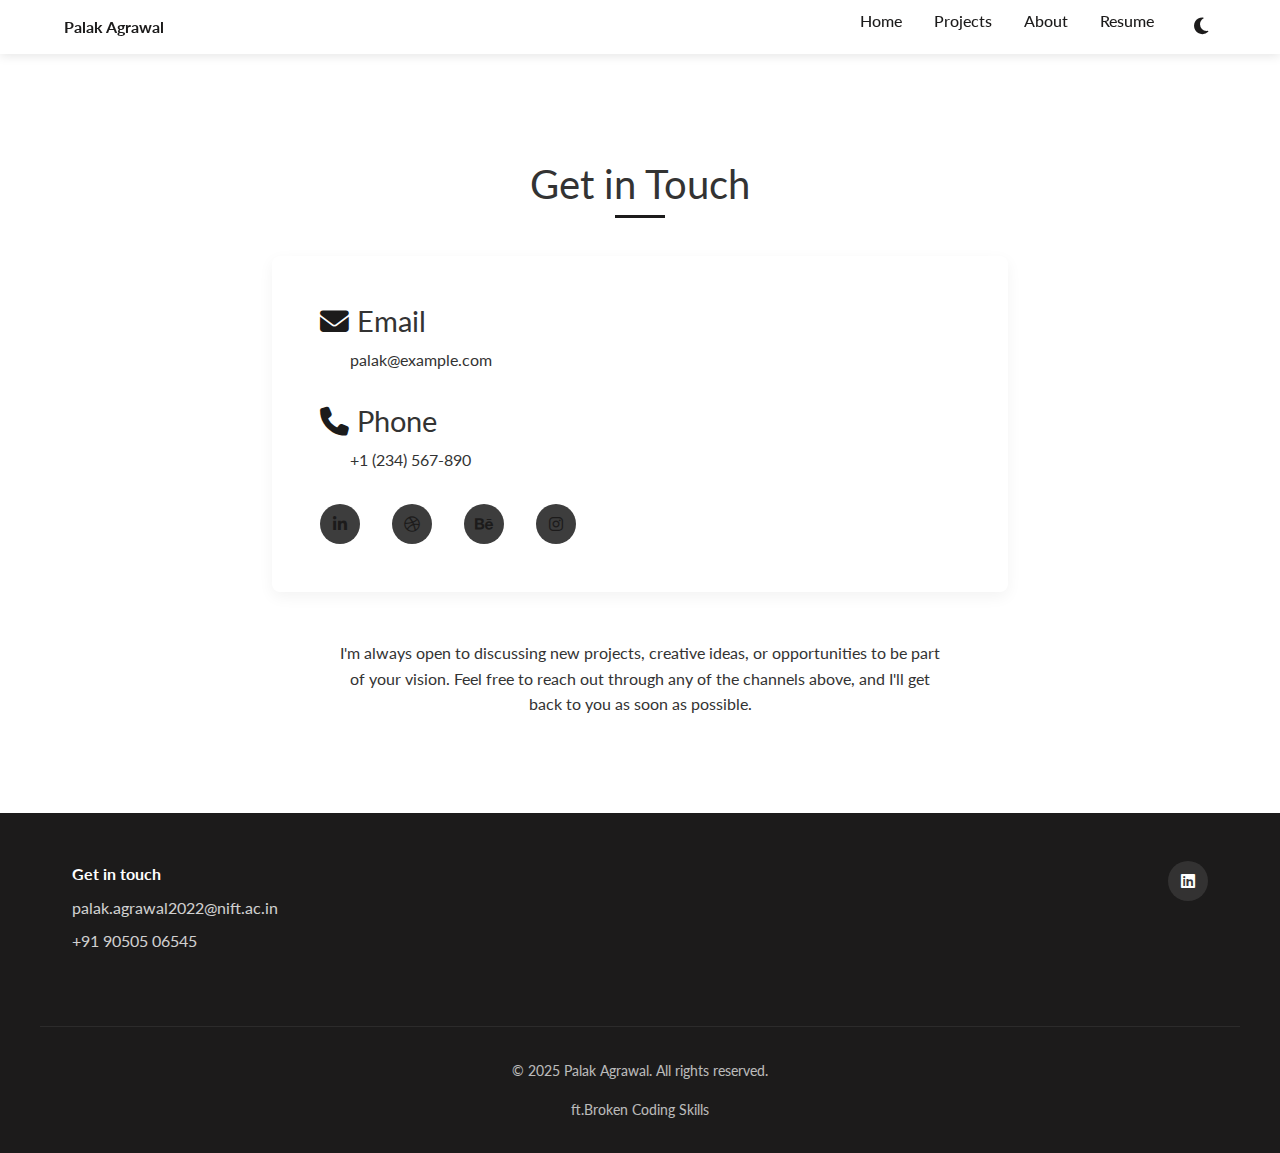
<file: contact.html>
<!DOCTYPE html>
<html lang="en">
<head>
    <meta charset="UTF-8">
    <meta name="viewport" content="width=device-width, initial-scale=1.0">
    <title>Contact | Palak Agrawal</title>
    <link rel="stylesheet" href="css/style.css">
    <!-- Font Awesome for icons -->
    <link rel="stylesheet" href="https://cdnjs.cloudflare.com/ajax/libs/font-awesome/6.4.0/css/all.min.css">
</head>
<body>
    <!-- Navigation Bar -->
    <header>
        <nav class="navbar">
            <div class="logo">
                <a href="index.html">Palak Agrawal</a>
            </div>
            <ul class="nav-links">
                <li><a href="index.html">Home</a></li>
                <li><a href="works.html">Projects</a></li>
                <li><a href="about.html">About</a></li>
                <li><a href="resume.html">Resume</a></li>
                <li class="theme-toggle">
                    <button id="darkModeToggle" aria-label="Toggle dark mode">
                        <i class="fas fa-moon"></i>
                    </button>
                </li>
            </ul>
            <div class="burger">
                <div class="line1"></div>
                <div class="line2"></div>
                <div class="line3"></div>
            </div>
        </nav>
    </header>

    <!-- Contact Section -->
    <section class="contact-section">
        <div class="contact-content">
            <h2>Get in Touch</h2>
            
            <div class="contact-info-card" data-aos="fade-up">
                <!-- Email Contact -->
                <div class="contact-method">
                    <h3><i class="fas fa-envelope"></i> Email</h3>
                    <a href="mailto:palak@example.com">palak@example.com</a>
                </div>
                
                <!-- Phone Contact -->
                <div class="contact-method">
                    <h3><i class="fas fa-phone"></i> Phone</h3>
                    <a href="tel:+1234567890">+1 (234) 567-890</a>
                </div>
                
                <!-- Social Media Links -->
                <div class="social-contact">
                    <a href="https://linkedin.com" target="_blank" title="LinkedIn"><i class="fab fa-linkedin-in"></i></a>
                    <a href="https://dribbble.com" target="_blank" title="Dribbble"><i class="fab fa-dribbble"></i></a>
                    <a href="https://behance.net" target="_blank" title="Behance"><i class="fab fa-behance"></i></a>
                    <a href="https://instagram.com" target="_blank" title="Instagram"><i class="fab fa-instagram"></i></a>
                </div>
            </div>
            
            <div class="contact-message" data-aos="fade-up" data-aos-delay="100">
                <p>I'm always open to discussing new projects, creative ideas, or opportunities to be part of your vision. Feel free to reach out through any of the channels above, and I'll get back to you as soon as possible.</p>
            </div>
        </div>
    </section>

    <!-- Footer -->
    <footer>
        <div class="footer-content">
            <div class="contact-info">
                <p>Get in touch</p>
                <a href="mailto:palak.agrawal2022@nift.ac.in">palak.agrawal2022@nift.ac.in</a>
                <a href="tel:+919050506545">+91 90505 06545</a>
            </div>
            <div class="social-links">
                <a href="https://www.linkedin.com/in/palak-agrawal-aaa227206/" target="_blank"><i class="fab fa-linkedin"></i></a>
             
            </div>
        </div>
        <div class="copyright">
            <p>&copy; 2025 Palak Agrawal. All rights reserved.</p>
            <p>ft.Broken Coding Skills</p>
        </div>
    </footer>


    <!-- JavaScript -->
    <script src="js/script.js"></script>
</body>
</html>
</file>
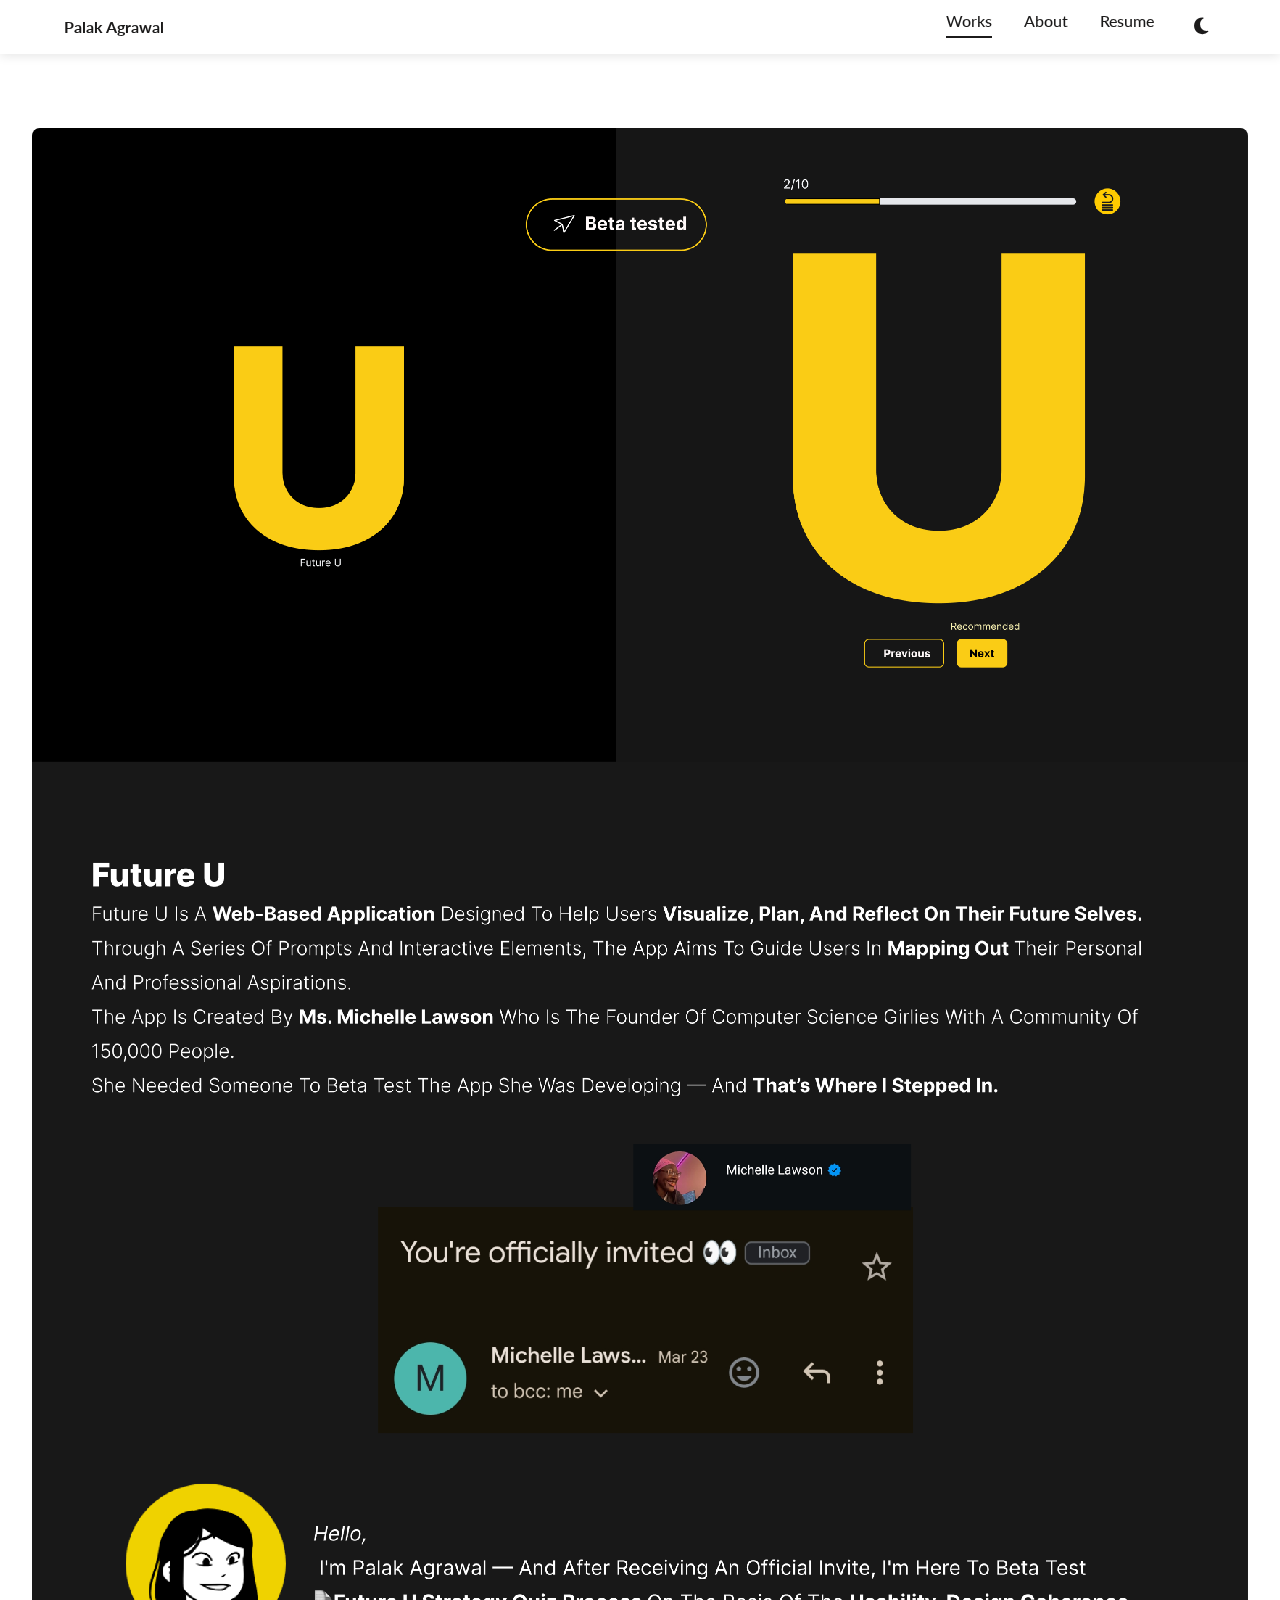
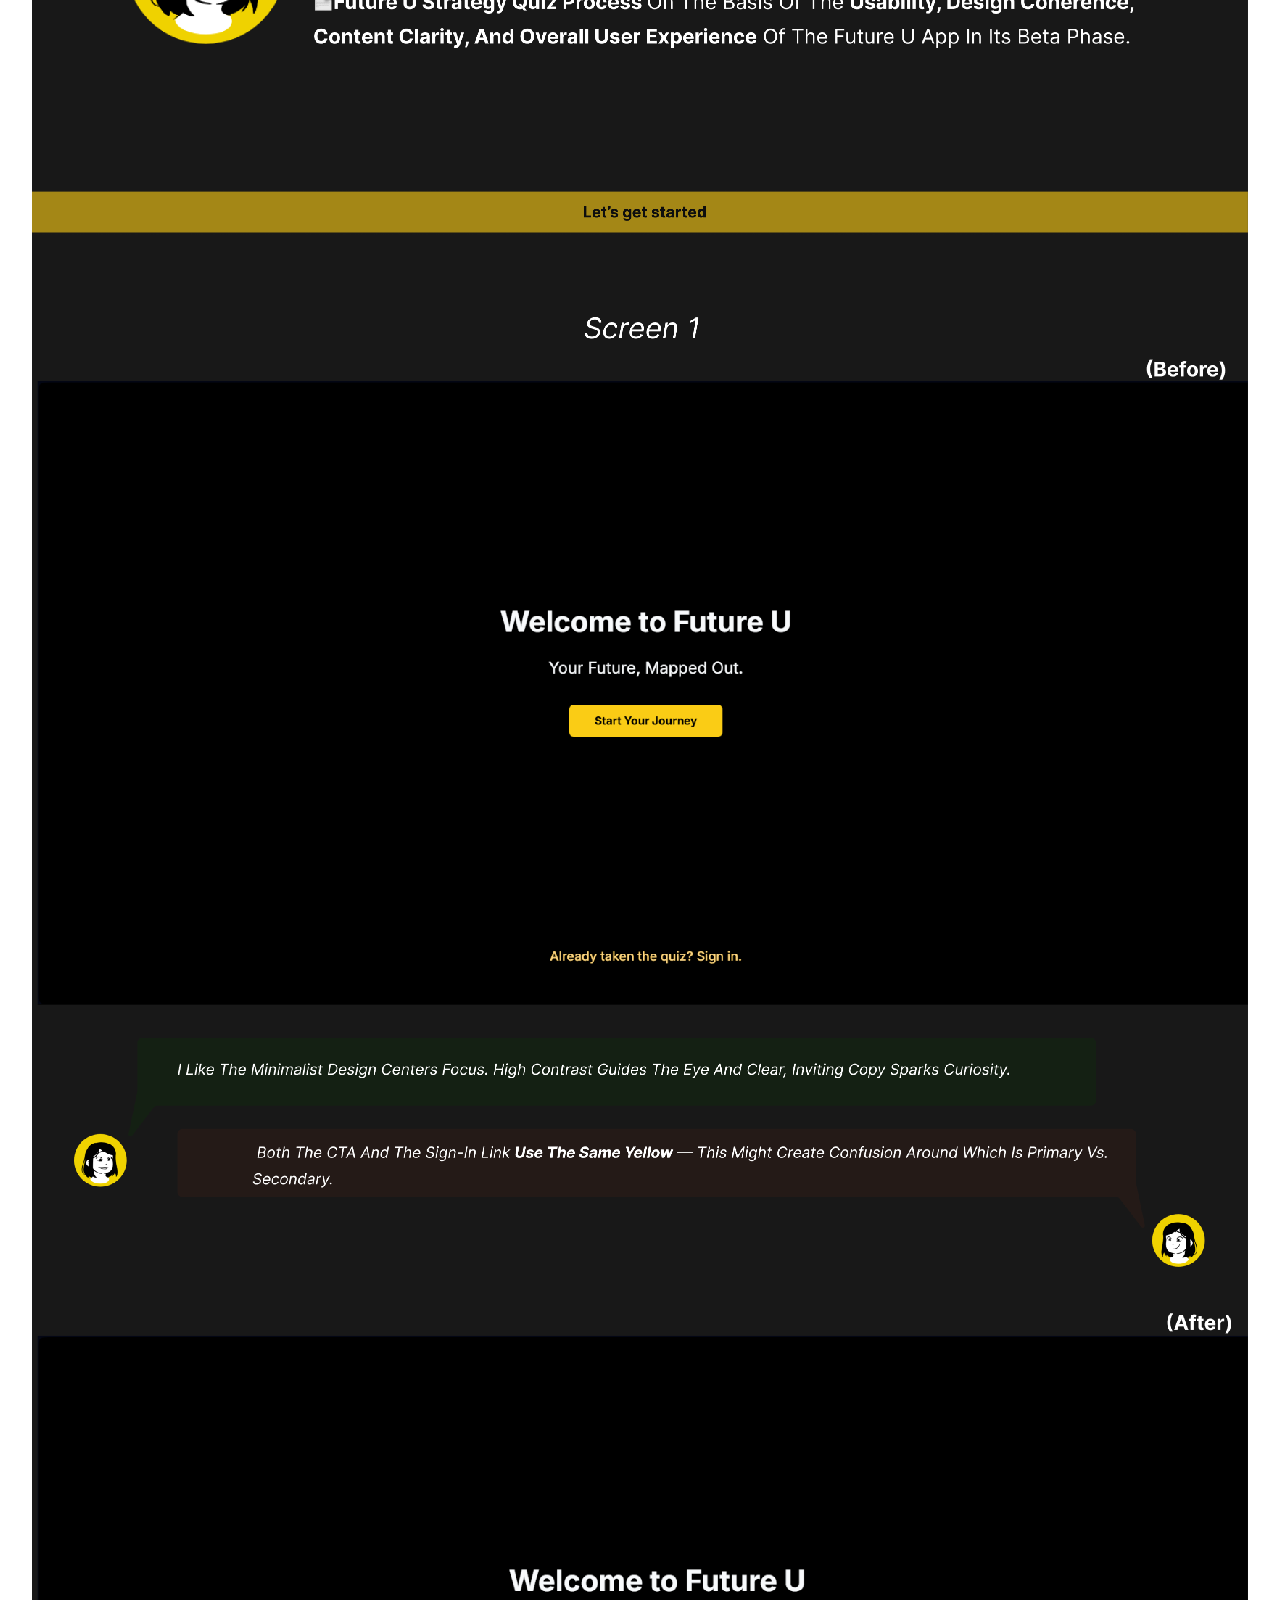
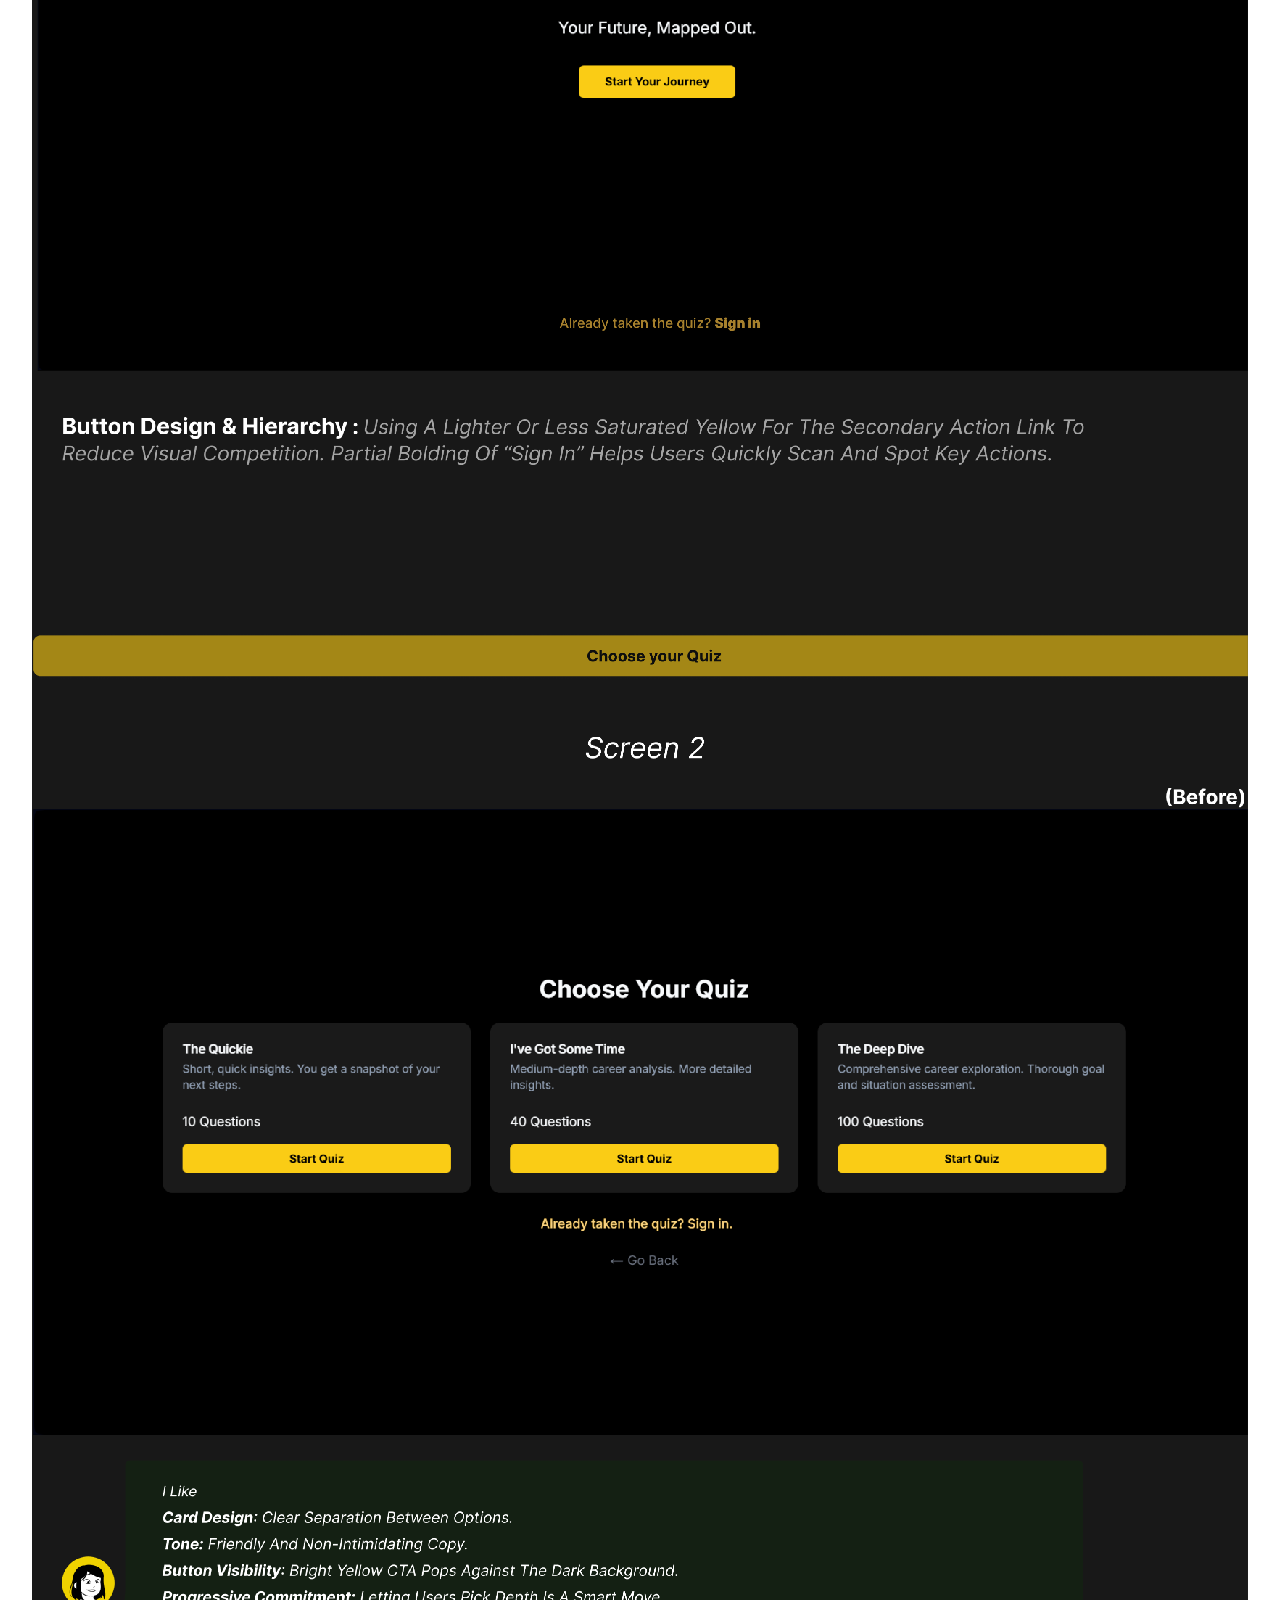
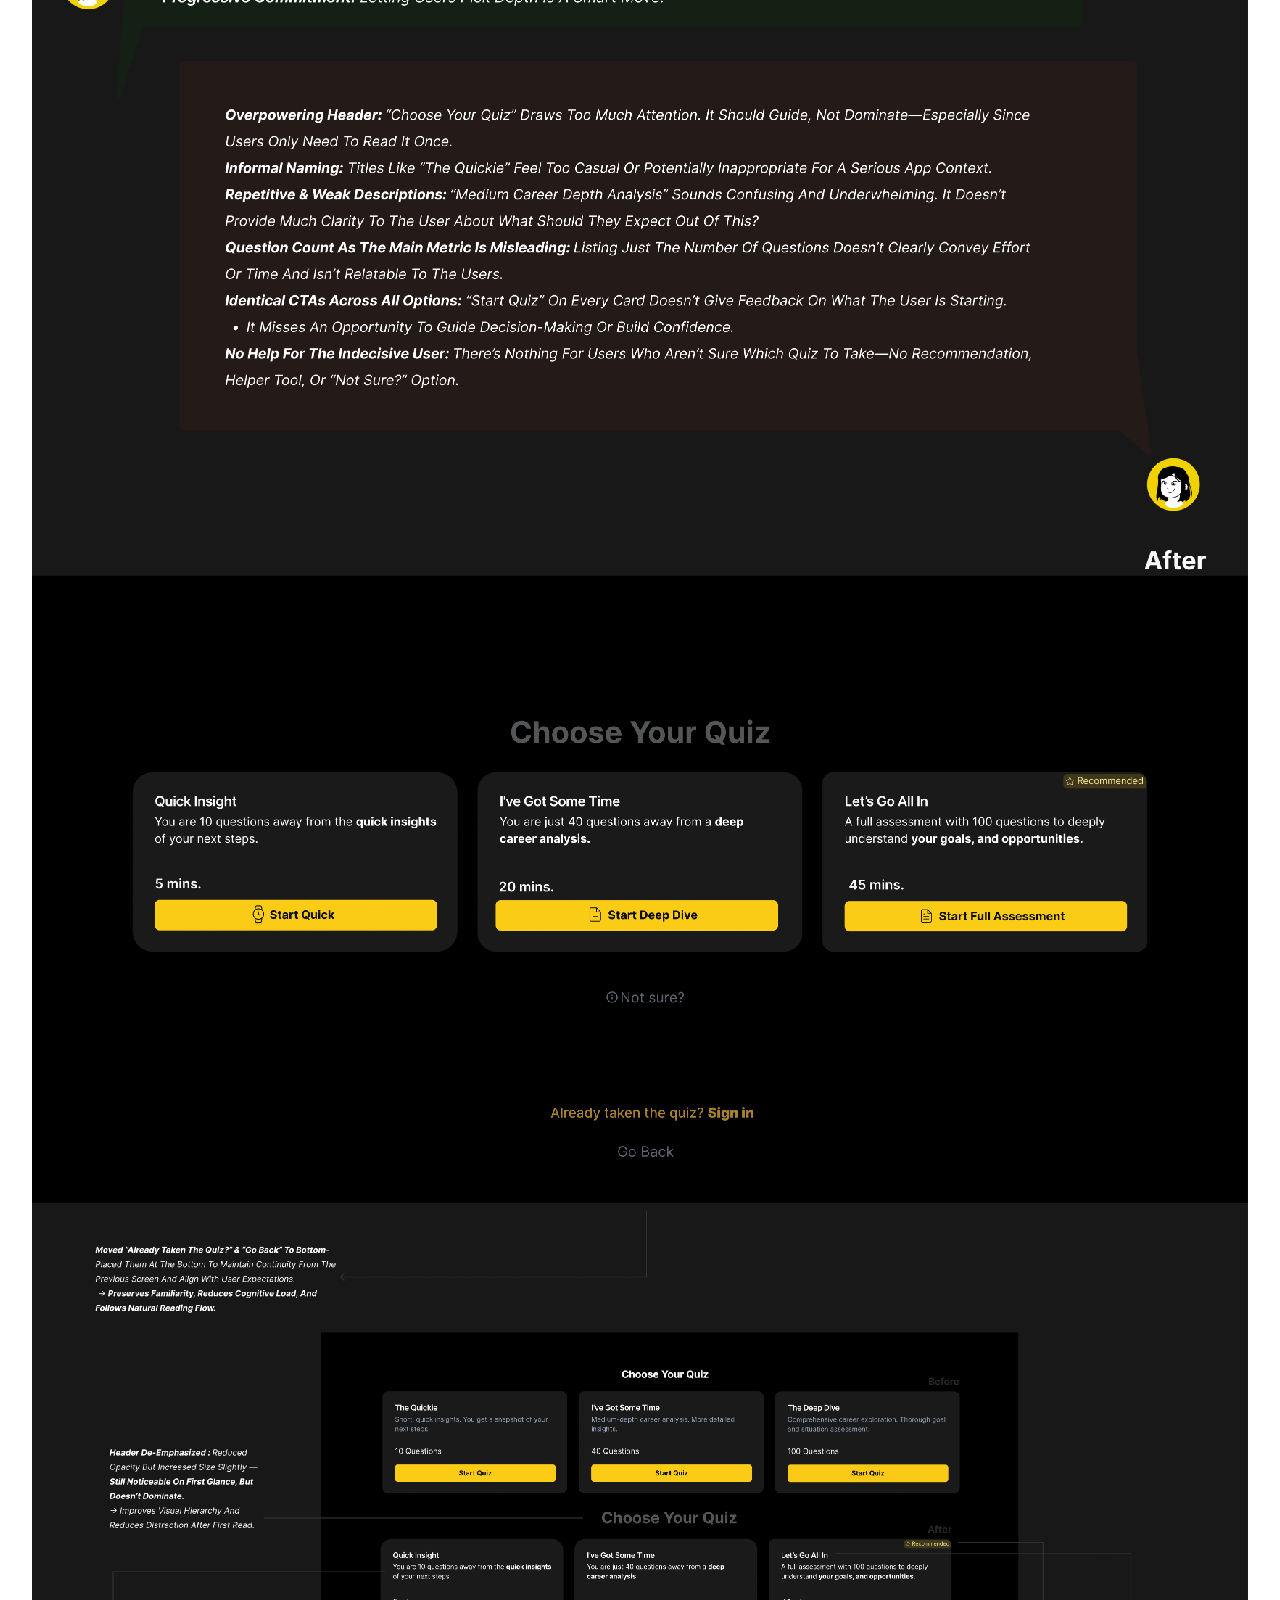
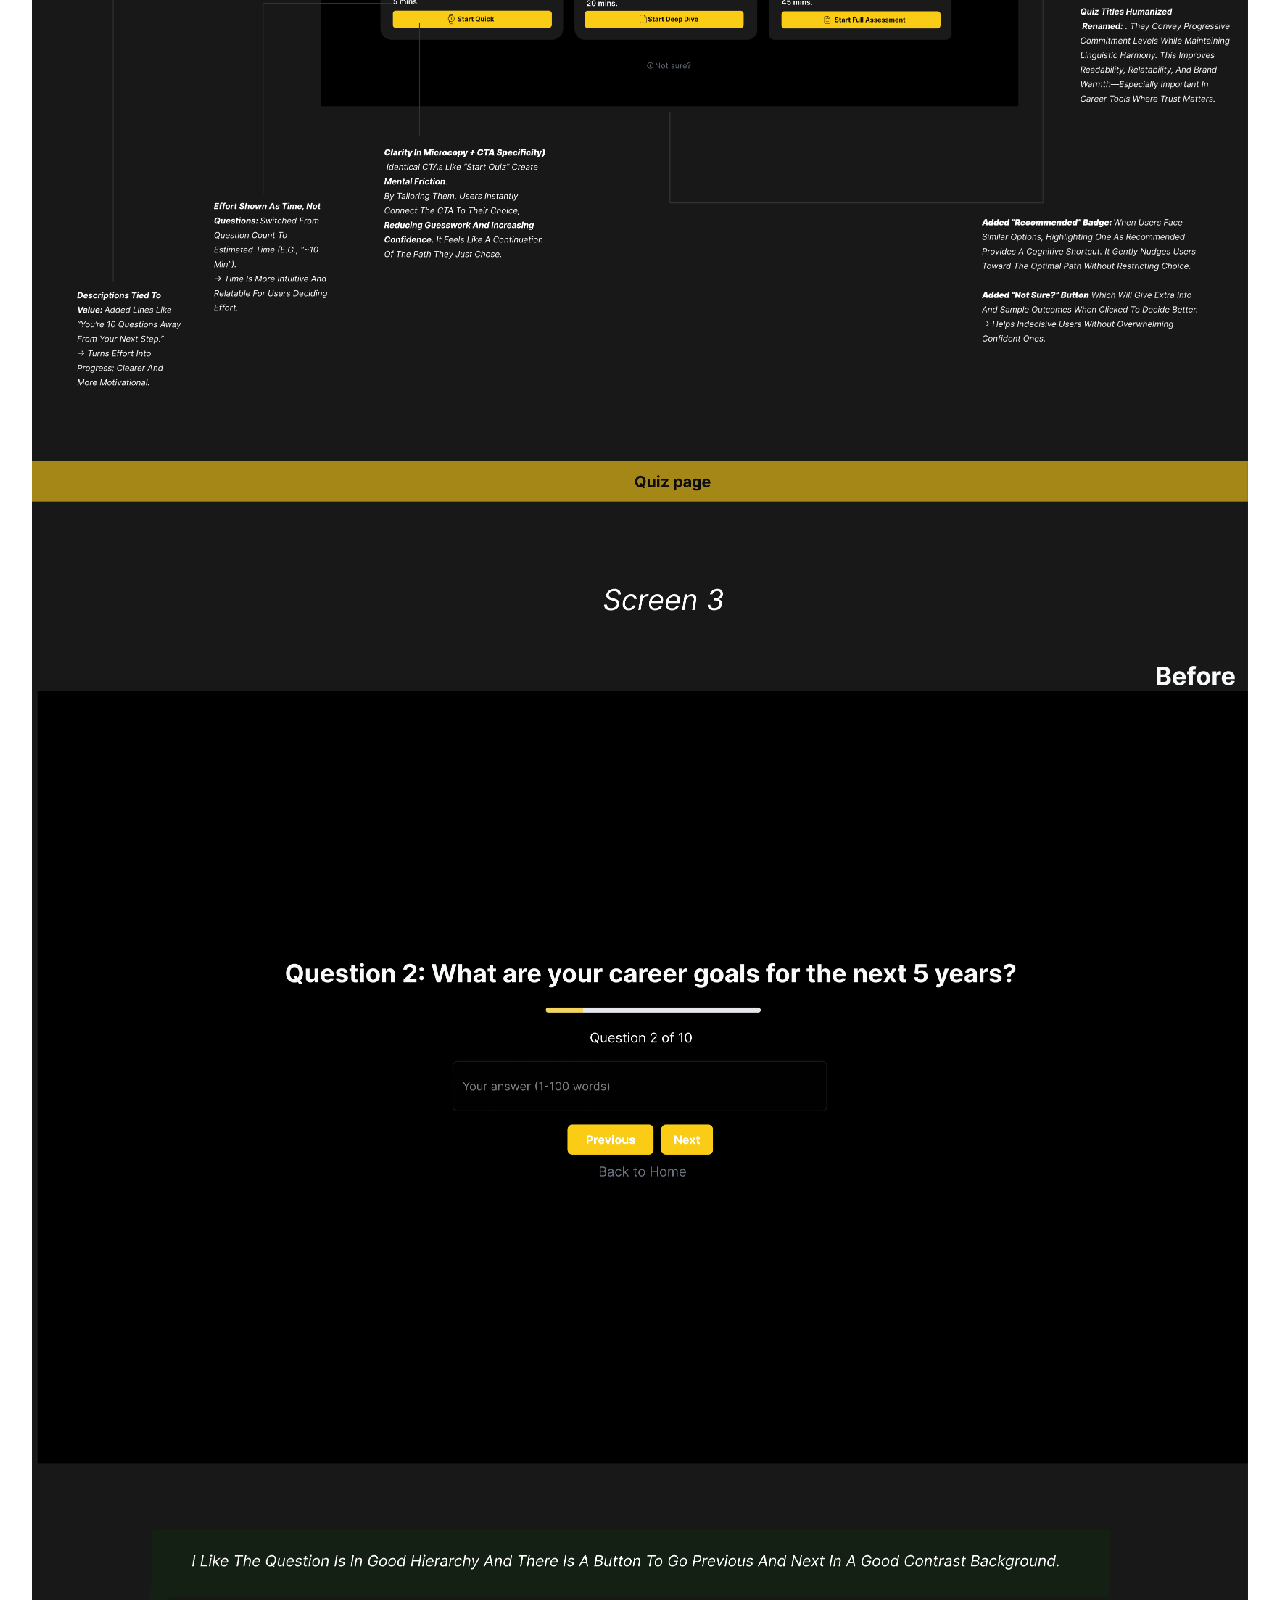
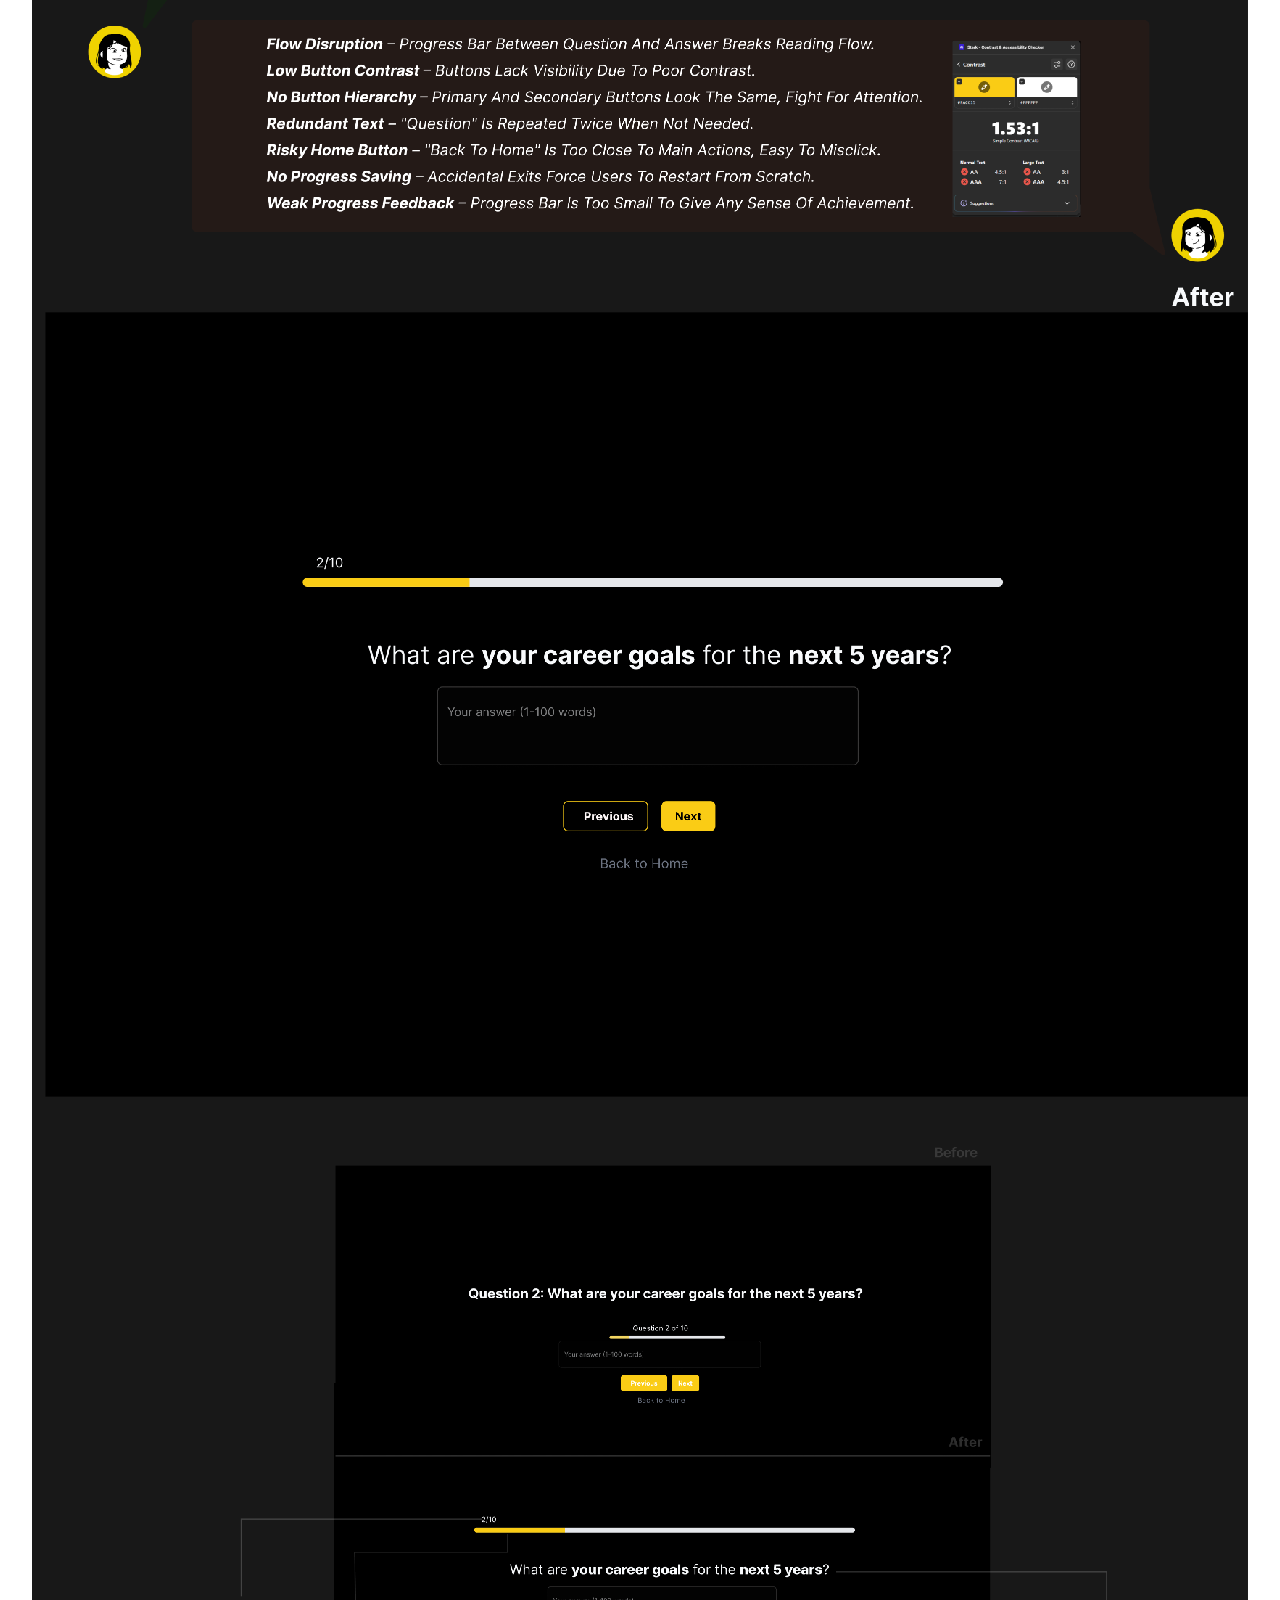
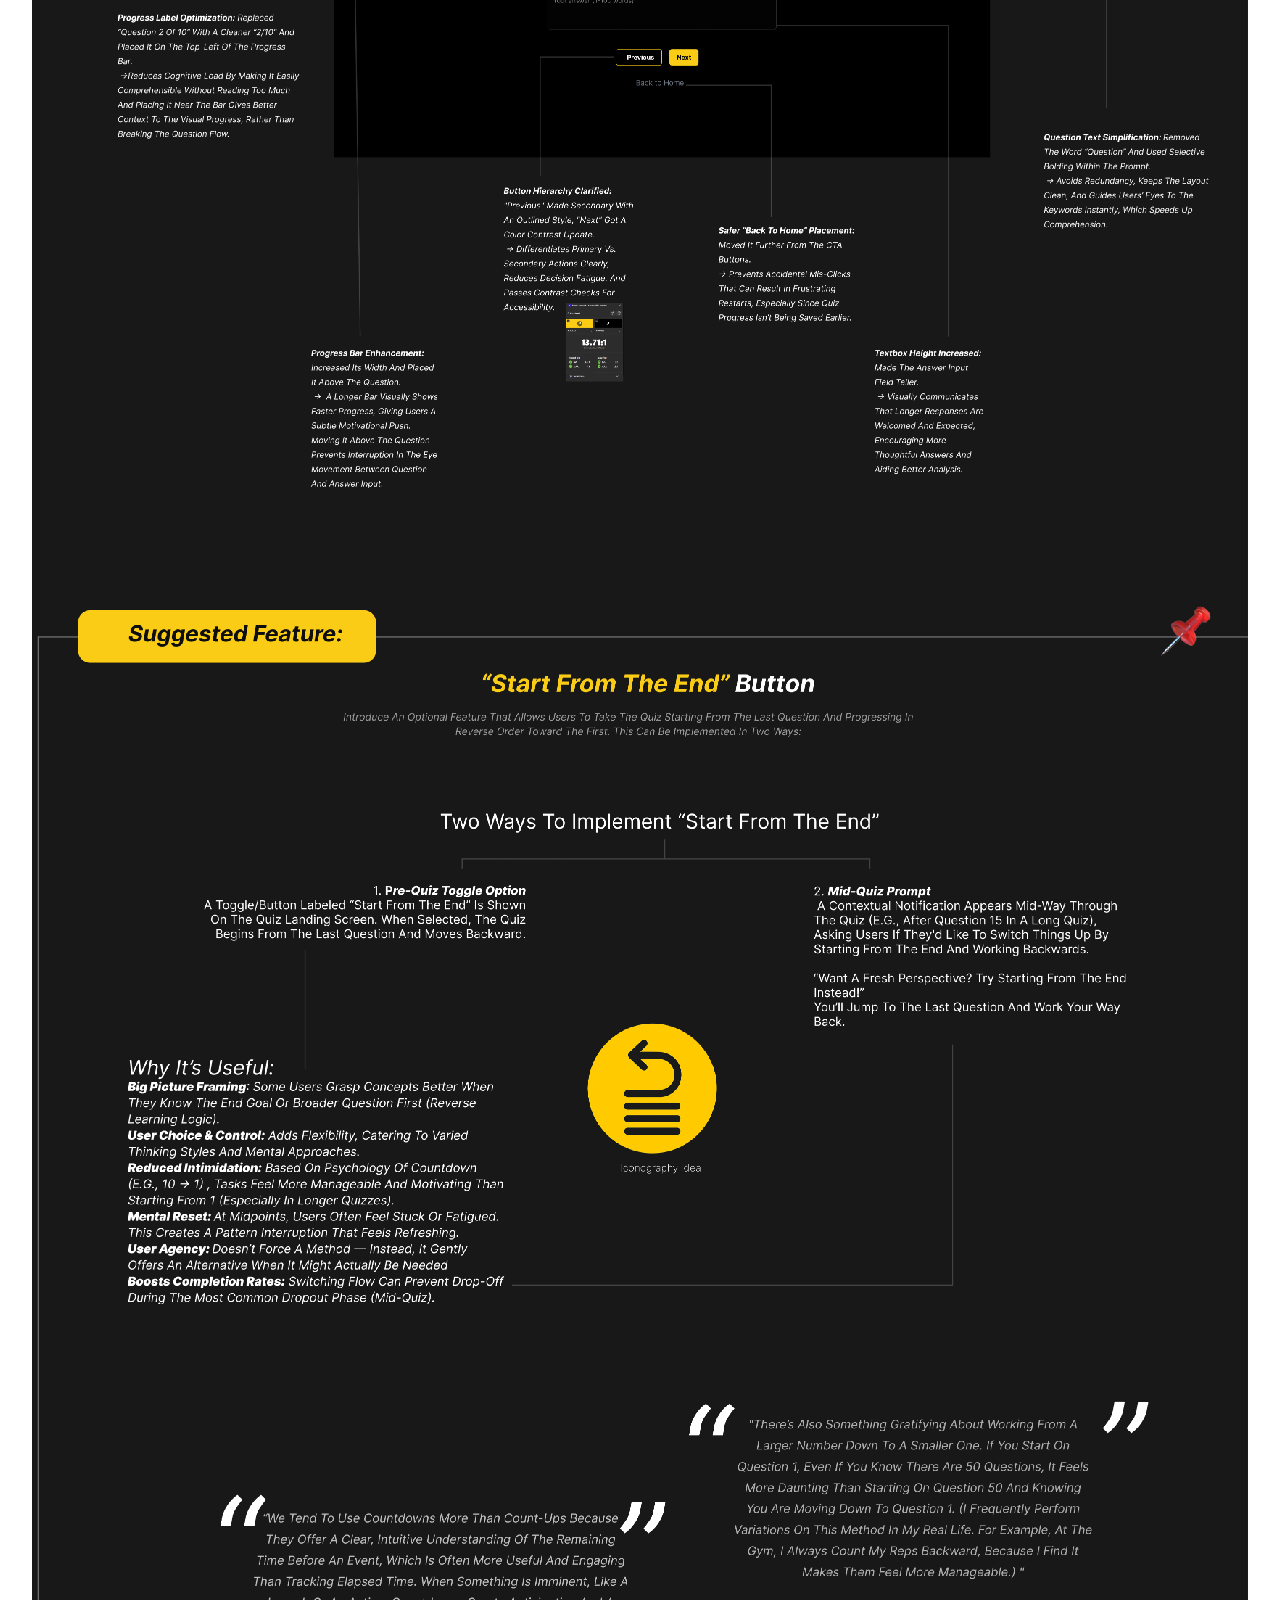
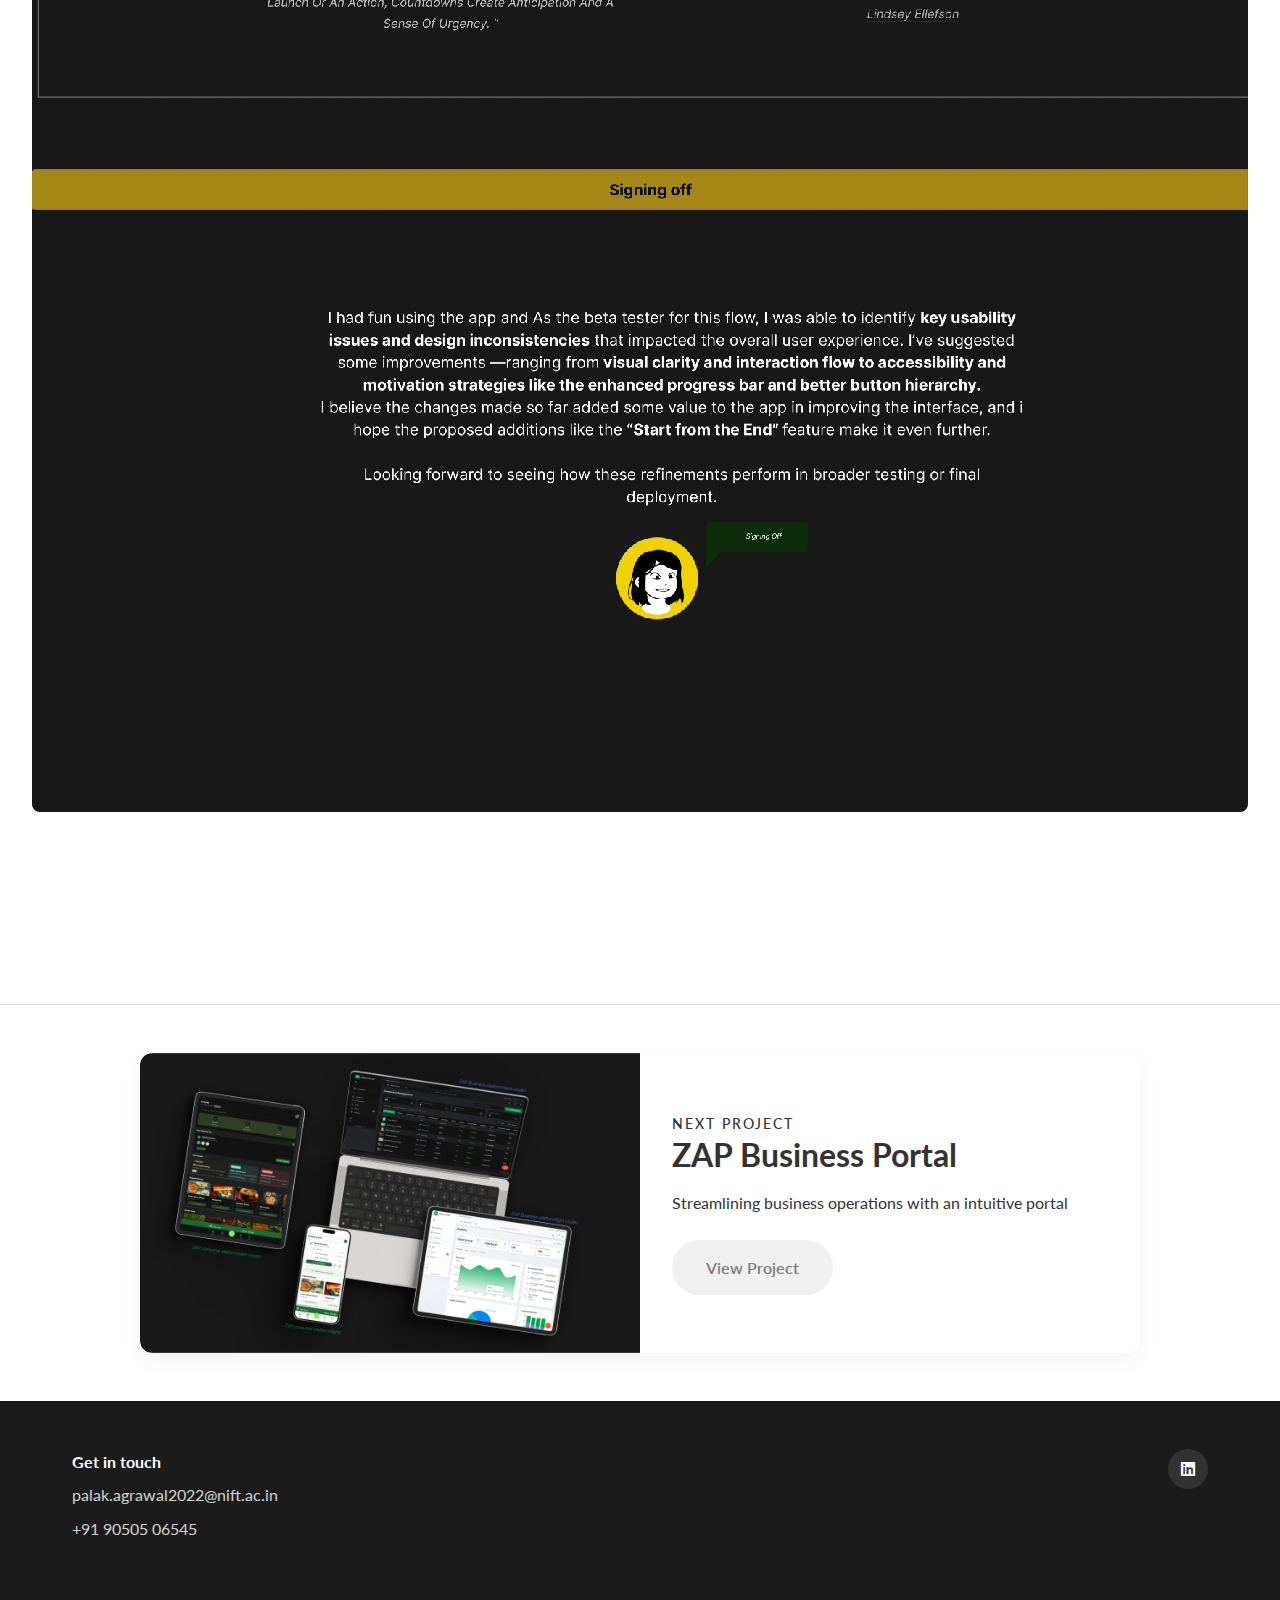
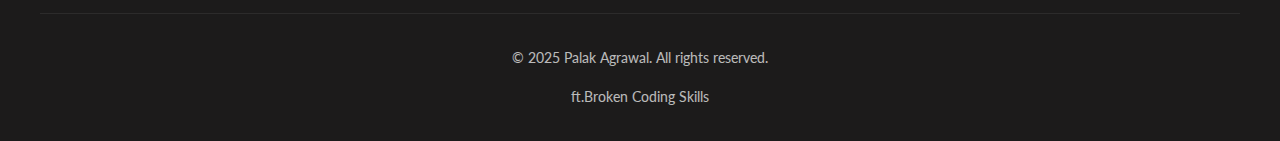
<file: future-you.html>
<!DOCTYPE html>
<html lang="en">
<head>
    <meta charset="UTF-8">
    <meta name="viewport" content="width=device-width, initial-scale=1.0">
    <title>Future You | Palak Agrawal</title>
    <link rel="stylesheet" href="css/style.css">
    <link rel="stylesheet" href="css/next-project.css">
    <link rel="stylesheet" href="css/scroll-animation.css">
    <!-- Font Awesome for icons -->
    <link rel="stylesheet" href="https://cdnjs.cloudflare.com/ajax/libs/font-awesome/6.4.0/css/all.min.css">
</head>
<body>
    <!-- Navigation Bar -->
    <header>
        <nav class="navbar">
            <div class="logo">
                <a href="index.html">Palak Agrawal</a>
            </div>
            <ul class="nav-links">
                <li><a href="index.html" class="active">Works</a></li>
                <li><a href="about.html">About</a></li>
                <li><a href="resume.html">Resume</a></li>
                <li class="theme-toggle">
                    <button id="darkModeToggle" aria-label="Toggle dark mode">
                        <i class="fas fa-moon"></i>
                    </button>
                </li>
            </ul>
            <div class="burger">
                <div class="line1"></div>
                <div class="line2"></div>
                <div class="line3"></div>
            </div>
        </nav>
    </header>

    <!-- Case Study Content starts here -->

    <!-- Case Study Content -->
    <section class="case-study-content">
        <!-- Banner Image -->
    
        <!-- Image Placeholders -->
        <div class="case-study-images" data-aos="fade-up">
            <div class="case-study-image">
                <img src="futureyouimg/Frame 14.png" alt="Project image" onload="this.style.display='block'">
            </div>
            
           
         
          
        </div>
           
        </div>

        <!-- Video Embed -->
        

        <!-- Additional Text -->
       

    
           
        </div>

        <!-- Learnings -->
        


    </section>

    <!-- Next Project Section -->
    <section class="next-project-section" data-aos="fade-up">
        <div class="next-project-container">
            <div class="next-project-banner">
                <img src="ZAPB/bannerportal.png" alt="ZAP Business Portal Project" class="next-project-image">
            </div>
            <div class="next-project-info">
                <span class="next-project-label">Next Project</span>
                <h3 class="next-project-title">ZAP Business Portal</h3>
                <p class="next-project-description">Streamlining business operations with an intuitive portal</p>
                <a href="zap-business-portal.html" class="next-project-button">View Project</a>
            </div>
        </div>
    </section>
    

    <!-- Footer -->
    <footer>
        <div class="footer-content">
            <div class="contact-info">
                <p>Get in touch</p>
                <a href="mailto:palak.agrawal2022@nift.ac.in">palak.agrawal2022@nift.ac.in</a>
                <a href="tel:+919050506545">+91 90505 06545</a>
            </div>
            <div class="social-links">
                <a href="https://www.linkedin.com/in/palak-agrawal-aaa227206/" target="_blank"><i class="fab fa-linkedin"></i></a>
             
            </div>
        </div>
        <div class="copyright">
            <p>&copy; 2025 Palak Agrawal. All rights reserved.</p>
            <p>ft.Broken Coding Skills</p>
        </div>
    </footer>

    <!-- JavaScript -->
    <script src="js/script.js"></script>
</body>
</html>
</file>
<file: css/style.css>
/* Import Lato font from Google Fonts */
@import url('https://fonts.googleapis.com/css2?family=Lato:wght@300;400;700;900&display=swap');

/* ===== GLOBAL STYLES ===== */
:root {
    /* Light Theme Colors */
    --primary-color: #1c1b1b;
    --secondary-color: #ffffff;
    --accent-color: #f0f0f0;
    --text-color: #333333;
    --light-gray: #3d3d3d;
    --medium-gray: #b0b0b0;
    --dark-gray: #707070;
    --bg-color: #ffffff;
    --card-bg: #ffffff;
    --border-color: #e0e0e0;
    
    /* Dark Theme Colors */
    --dark-primary: #eae9e9;
    --dark-secondary: #1a1a1a;
    --dark-accent: #2d2d2d;
    --dark-text: #e0e0e0;
    --dark-light-gray: #404040;
    --dark-medium-gray: #606060;
    --dark-dark-gray: #808080;
    --dark-bg: #121212;
    --dark-card-bg: #1e1e1e;
    --dark-border: #333333;
    
    /* Typography */
    --font-primary: 'Lato', sans-serif;
    --font-secondary: 'Lato', sans-serif;
    
    /* Spacing */
    --spacing-xs: 0.5rem;
    --spacing-sm: 1rem;
    --spacing-md: 2rem;
    --spacing-lg: 3rem;
    --spacing-xl: 5rem;
    --spacing-xxl: 9rem;
}

* {
    margin: 0;
    padding: 0;
    box-sizing: border-box;
}

html {
    scroll-behavior: smooth;
}

body {
    font-family: var(--font-primary);
    line-height: 1.6;
    color: var(--text-color);
    background-color: var(--bg-color);
    overflow-x: hidden;
    transition: background-color 0.3s ease, color 0.3s ease;
}

body.dark-mode {
    --primary-color: var(--dark-primary);
    --secondary-color: var(--dark-secondary);
    --accent-color: var(--dark-accent);
    --text-color: var(--dark-text);
    --light-gray: var(--dark-light-gray);
    --medium-gray: var(--dark-medium-gray);
    --dark-gray: var(--dark-dark-gray);
    --bg-color: var(--dark-bg);
    --card-bg: var(--dark-card-bg);
    --border-color: var(--dark-border);
}

a {
    text-decoration: none;
    color: var(--primary-color);
    transition: all 0.3s ease;
}

a:hover {
    opacity: 0.7;
}

img {
    max-width: 100%;
    height: auto;
    display: block;
}

.container {
    width: 90%;
    max-width: 1200px;
    margin: 0 auto;
    padding: 0 var(--spacing-sm);
}

/* ===== TYPOGRAPHY ===== */
h1, h2, h3, h4, h5, h6 {
    font-weight: 400;
    line-height: 1.2;
    margin-bottom: var(--spacing-sm);
}

h1 {
    font-size: 3rem;
}

h2 {
    font-size: 2.5rem;
    text-align: center;
    margin-bottom: var(--spacing-lg);
    position: relative;
}

h2:after {
    content: '';
    position: absolute;
    bottom: -10px;
    left: 50%;
    transform: translateX(-50%);
    width: 50px;
    height: 3px;
    background-color: var(--primary-color);
}

h3 {
    font-size: 1.8rem;
}

h4 {
    font-size: 1.5rem;
}

p {
    margin-bottom: var(--spacing-sm);
}

/* ===== BUTTONS ===== */
.btn {
    display: inline-block;
    padding: 0.8rem 1.5rem;
    background-color: var(--primary-color);
    color: var(--secondary-color);
    border: none;
    border-radius: 4px;
    cursor: pointer;
    transition: all 0.3s ease;
    font-weight: 500;
    text-transform: uppercase;
    letter-spacing: 1px;
    font-size: 0.9rem;
    margin: 0 var(--spacing-xs);
}

.btn:hover {
    background-color: var(--dark-gray);
    transform: translateY(-2px);
    box-shadow: 0 5px 15px rgba(0, 0, 0, 0.1);
}

.btn-outline {
    background-color: transparent;
    border: 2px solid var(--primary-color);
    color: var(--primary-color);
}

.btn-outline:hover {
    background-color: var(--primary-color);
    color: var(--secondary-color);
}

/* Read More Button */
.read-more-btn {
    display: block;
    margin: 20px auto;
    padding: 8px 20px;
    background-color: transparent;
    color: var(--primary-color);
    border: 2px solid var(--primary-color);
    border-radius: 4px;
    cursor: pointer;
    transition: all 0.3s ease;
    font-weight: 500;
    text-transform: uppercase;
    letter-spacing: 1px;
    font-size: 0.9rem;
}

.read-more-btn:hover {
    background-color: var(--primary-color);
    color: var(--secondary-color);
    transform: translateY(-2px);
}

body.dark-mode .read-more-btn {
    color: var(--dark-primary);
    border-color: var(--dark-primary);
}

body.dark-mode .read-more-btn:hover {
    background-color: var(--dark-primary);
    color: var(--dark-secondary);
}

/* ===== NAVIGATION ===== */
header {
    position: fixed;
    top: 0;
    left: 0;
    width: 100%;
    z-index: 1000;
    background-color: var(--secondary-color);
    box-shadow: 0 2px 10px rgba(0, 0, 0, 0.1);
    transition: background-color 0.3s ease, box-shadow 0.3s ease;
}

body.dark-mode header {
    background-color: var(--dark-bg);
    box-shadow: 0 2px 10px rgba(0, 0, 0, 0.3);
}

.navbar {
    display: flex;
    justify-content: space-between;
    align-items: center;
    padding: 0.5rem 5%; /* Reduced padding to make navbar thinner */
    max-width: 1400px;
    margin: 0 auto;
}

.logo a {
    font-size: 1.0rem;
    font-weight: 700;
    color: var(--primary-color);
}

body.dark-mode .logo a {
    color: var(--dark-primary);
}
.nav-links {
    display: flex;
    list-style: none;
}

.nav-links li {
    margin-left: var(--spacing-md);
}

.theme-toggle {
    display: flex;
    align-items: center;
}

#darkModeToggle {
    background: none;
    border: none;
    color: var(--primary-color);
    cursor: pointer;
    padding: 0.5rem;
    font-size: 1.2rem;
    transition: color 0.3s ease;
}

#darkModeToggle:hover {
    opacity: 0.7;
}

.dark-mode #darkModeToggle {
    color: var(--dark-primary);
}

.nav-links a {
    position: relative;
    font-weight: 500;
    padding: 0.5rem 0;
    transition: color 0.3s ease;
}

body.dark-mode .nav-links a {
    color: var(--dark-primary);
}

.nav-links a:after {
    content: '';
    position: absolute;
    bottom: 0;
    left: 0;
    width: 0;
    height: 2px;
    background-color: var(--primary-color);
    transition: width 0.3s ease, background-color 0.3s ease;
}

body.dark-mode .nav-links a:after {
    background-color: var(--dark-primary);
}

.nav-links a:hover:after,
.nav-links a.active:after {
    width: 100%;
}

.burger {
    display: none;
    cursor: pointer;
}

.burger div {
    width: 25px;
    height: 3px;
    background-color: var(--primary-color);
    margin: 5px;
    transition: all 0.3s ease;
}

body.dark-mode .burger div {
    background-color: var(--dark-primary);
}

/* ===== HERO SECTION ===== */
.hero {
    height: 80vh;
    display: flex;
    align-items: center;
    justify-content: center; /* Center content horizontally */
    background-color: var(--accent-color);
    margin-top: 90px; /* To account for fixed header */
    padding: 0 var(--spacing-lg);
    transition: background-color 0.3s ease;
}

body.dark-mode .hero {
    background-color: var(--dark-bg);
}

/* Stacked content container for vertical layout */
.hero-stacked-content {
    display: flex;
    flex-direction: column;
    align-items: center;
    justify-content: center;
    width: 100%;
    max-width: 800px;
    text-align: center;
    z-index: 1;
    position: relative;
    opacity: 1;
    transition: opacity 0.3s ease, transform 0.3s ease;
}

/* Eye container positioning - Centered and larger */
.eye-container {
    position: relative;
    width: 100%;
    max-width: 300px; /* Increased maximum width */
    display: flex;
    flex-direction: row; /* Position eyes horizontally side by side */
    gap: 40px; /* Gap between eyes */
    justify-content: center;
    align-items: center;
    margin: 0 auto 0px auto; /* Center horizontally with bottom margin */
    z-index: 2;
}

.hero-content {
    width: 100%;
    text-align: center;
    padding: 0 var(--spacing-md);
    animation: fadeInUp 1s ease;
    max-width: 600px;
    margin: 0 auto; /* Center horizontally */
}

.hero-content h1 {
    font-size: 3rem;
    margin-bottom: var(--spacing-sm);
    animation: fadeInUp 1s ease;
    white-space: nowrap; /* Keep text on one line */
    display: inline-block; /* Ensure it stays on one line */
    width: 100%; /* Full width container */
    text-align: center; /* Center the text */
}

.hero-content p {
    font-size: 1rem;
    margin-bottom: var(--spacing-sm);
    color: var(--dark-gray);
    animation: fadeInUp 1s ease 0.2s;
    animation-fill-mode: both;
    transition: color 0.3s ease;
}

body.dark-mode .hero-content p {
    color: var(--dark-dark-gray);
}

/* ===== UX PROCESS TIMELINE ===== */
.ux-process {
    padding: var(--spacing-xxl) 0;
}

.timeline {
    position: relative;
    max-width: 3000px;
    margin: 0 auto;
    padding: 0 var(--spacing-md);
}

.timeline:before {
    content: '';
    position: absolute;
    top: 0;
    bottom: 0;
    left: 50%;
    width: 3px;
    background-color: var(--light-gray);
    transform: translateX(-50%);
    transition: background-color 0.3s ease;
}

body.dark-mode .timeline:before {
    background-color: var(--dark-light-gray);
}

.timeline-item {
    position: relative;
    margin-bottom: var(--spacing-xl);
    opacity: 0;
    transform: translateY(50px);
    transition: all 0.8s cubic-bezier(0.175, 0.885, 0.32, 1.275);
    perspective: 1000px;
}

.timeline-item.visible {
    opacity: 1;
    transform: translateY(0);
}

.timeline-item::before {
    content: '';
    position: absolute;
    width: 20px;
    height: 20px;
    background-color: var(--primary-color);
    border-radius: 50%;
    top: 20px;
    left: 50%;
    transform: translateX(-50%);
    z-index: 10;
    box-shadow: 0 0 0 4px rgba(159, 155, 155, 0.2);
    transition: all 0.3s ease;
}

body.dark-mode .timeline-item::before {
    background-color: var(--dark-primary);
    box-shadow: 0 0 0 4px rgba(186, 186, 186, 0.2);
}

.timeline-item:hover::before {
    transform: translateX(-50%) scale(1.2);
    box-shadow: 0 0 0 6px rgba(159, 155, 155, 0.3), 0 0 20px rgba(0, 0, 0, 0.2);
}

.timeline-content {
    position: relative;
    width: 45%;
    padding: var(--spacing-md);
    background-color: var(--secondary-color);
    border-radius: 8px;
    box-shadow: 0 5px 25px rgba(0, 0, 0, 0.1);
    transition: all 0.5s cubic-bezier(0.175, 0.885, 0.32, 1.275), background-color 0.3s ease, box-shadow 0.3s ease;
    overflow: hidden;
    border: 1px solid transparent;
}

.timeline-content::before {
    content: '';
    position: absolute;
    top: 0;
    left: 0;
    width: 4px;
    height: 100%;
    background-color: var(--primary-color);
    opacity: 0.7;
    transition: all 0.3s ease;
}

body.dark-mode .timeline-content::before {
    background-color: var(--dark-primary);
}

body.dark-mode .timeline-content {
    background-color: var(--dark-secondary);
    box-shadow: 0 5px 25px rgba(0, 0, 0, 0.3);
    border-color: var(--dark-border);
}

.timeline-content:hover {
    transform: translateY(-5px) rotateX(5deg);
    box-shadow: 0 15px 35px rgba(0, 0, 0, 0.2);
    border-color: var(--primary-color);
}

body.dark-mode .timeline-content:hover {
    border-color: var(--dark-primary);
    box-shadow: 0 15px 35px rgba(0, 0, 0, 0.4);
}

.timeline-item:nth-child(odd) .timeline-content {
    left: 55%;
}

.timeline-item:nth-child(even) .timeline-content {
    left: 0;
}

.timeline-content h3 {
    margin-bottom: var(--spacing-xs);
    color: var(--primary-color);
    transition: color 0.3s ease;
}

body.dark-mode .timeline-content h3 {
    color: var(--dark-primary);
}

.timeline-content p {
    margin-bottom: var(--spacing-md);
    color: var(--dark-gray);
    transition: color 0.3s ease;
}

body.dark-mode .timeline-content p {
    color: var(--dark-dark-gray);
}

/* Project Cards */
.project-card {
    display: flex;
    flex-direction: column;
    background-color: var(--card-bg);
    border-radius: 2px; /* Reduced corner radius from 8px to 4px */
    overflow: hidden;
    transition: all 0.5s cubic-bezier(0.19, 1, 0.22, 1), background-color 0.3s ease;
    position: relative;
    z-index: 1;
    border: 1px solid transparent;
    cursor: pointer; /* Add pointer cursor to indicate clickability */
}

.project-card::after {
    content: '';
    position: absolute;
    top: 0;
    left: 0;
    width: 100%;
    height: 100%;
    background: linear-gradient(135deg, rgba(159, 155, 155, 0.1) 0%, rgba(255, 255, 255, 0) 50%);
    opacity: 0;
    transition: opacity 0.5s ease;
    z-index: -1;
    pointer-events: none;
}

body.dark-mode .project-card::after {
    background: linear-gradient(135deg, rgba(186, 186, 186, 0.1) 0%, rgba(30, 30, 30, 0) 50%);
}

body.dark-mode .project-card {
    background-color: var(--dark-card-bg);
}

.project-card:hover {
    transform: translateY(-8px) scale(1.02);
    box-shadow: 0 15px 35px rgba(0, 0, 0, 0.15);
    border-color: var(--primary-color);
}

.project-card:hover::after {
    opacity: 1;
}

body.dark-mode .project-card:hover {
    box-shadow: 0 15px 35px rgba(0, 0, 0, 0.3);
    border-color: var(--dark-primary);
}

.project-image {
    height: 200px;
    overflow: hidden;
}

.image-placeholder {
    width: 100%;
    height: 100%;
    background-color: var(--medium-gray);
    display: flex;
    align-items: center;
    justify-content: center;
    color: var(--secondary-color);
    font-size: 1.2rem;
    position: relative;
    overflow: hidden;
    transition: all 0.5s cubic-bezier(0.19, 1, 0.22, 1), background-color 0.3s ease;
}

.image-placeholder::before {
    content: '';
    position: absolute;
    top: 0;
    left: -100%;
    width: 50%;
    height: 100%;
    background: linear-gradient(
        to right,
        rgba(255, 255, 255, 0) 0%,
        rgba(255, 255, 255, 0.3) 100%
    );
    transform: skewX(-25deg);
    z-index: 2;
    transition: all 0.75s ease;
    opacity: 0;
}

body.dark-mode .image-placeholder::before {
    background: linear-gradient(
        to right,
        rgba(30, 30, 30, 0) 0%,
        rgba(60, 60, 60, 0.3) 100%
    );
}

body.dark-mode .image-placeholder {
    background-color: var(--dark-medium-gray);
    color: var(--dark-text);
}

.image-placeholder img {
    position: absolute;
    top: 0;
    left: 0;
    width: 100%;
    height: 100%;
    object-fit: cover;
    transition: transform 0.5s cubic-bezier(0.19, 1, 0.22, 1), filter 0.5s ease;
}

.image-placeholder:has(img) {
    height: auto;
    min-height: 200px;
}

.case-study-content .image-placeholder img {
    position: relative;
    height: auto;
    max-height: 500px;
}

.project-card:hover .image-placeholder::before {
    left: 150%;
    opacity: 1;
}

.image-placeholder:hover img {
    transform: scale(1.1) rotate(1deg);
    filter: brightness(1.1);
}

.project-info {
    padding: var(--spacing-sm);
    text-align: center; /* Center align text */
    width: 60%; /* Reduce width of project info */
    margin: 0 auto; /* Center the project info div */
}

.project-info h4 {
    margin-bottom: var(--spacing-xs);
    color: var(--primary-color);
    transition: color 0.3s ease;
}

body.dark-mode .project-info h4 {
    color: var(--dark-primary);
}

.project-info p {
    color: var(--dark-gray);
    font-size: 0.9rem;
    transition: color 0.3s ease;
}

body.dark-mode .project-info p {
    color: var(--dark-dark-gray);
}

/* ===== FOOTER ===== */
footer {
    background-color: var(--primary-color);
    color: var(--secondary-color);
    padding: var(--spacing-lg) 0 var(--spacing-sm);
    transition: background-color 0.3s ease, color 0.3s ease;
}

body.dark-mode footer {
    background-color: var(--dark-secondary);
    color: var(--dark-primary);
}

.footer-content {
    display: flex;
    justify-content: space-between;
    align-items: flex-start;
    flex-wrap: wrap;
    max-width: 1200px;
    margin: 0 auto;
    padding: 0 var(--spacing-md);
}

.contact-info {
    margin-bottom: var(--spacing-md);
}

.contact-info p {
    margin-bottom: var(--spacing-xs);
    font-weight: 700;
}

.contact-info a {
    display: block;
    color: var(--secondary-color);
    margin-bottom: var(--spacing-xs);
    opacity: 0.8;
    transition: opacity 0.3s ease;
}

body.dark-mode .contact-info a {
    color: var(--dark-primary);
}

.contact-info a:hover {
    opacity: 1;
}

.social-links {
    display: flex;
}

.social-links a {
    display: flex;
    align-items: center;
    justify-content: center;
    width: 40px;
    height: 40px;
    border-radius: 50%;
    background-color: rgba(255, 255, 255, 0.1);
    color: var(--secondary-color);
    margin-left: var(--spacing-sm);
    transition: all 0.3s ease;
}

body.dark-mode .social-links a {
    background-color: rgba(234, 233, 233, 0.1);
    color: var(--dark-primary);
}

.social-links a:hover {
    background-color: var(--secondary-color);
    color: var(--primary-color);
    transform: translateY(-3px);
}

body.dark-mode .social-links a:hover {
    background-color: var(--dark-primary);
    color: var(--dark-secondary);
}

.copyright {
    text-align: center;
    padding-top: var(--spacing-md);
    margin-top: var(--spacing-md);
    border-top: 1px solid rgba(255, 255, 255, 0.1);
    font-size: 0.9rem;
    opacity: 0.7;
    max-width: 1200px;
    margin: var(--spacing-md) auto 0;
    padding: var(--spacing-md) var(--spacing-md) 0;
    transition: border-color 0.3s ease;
}

body.dark-mode .copyright {
    border-top: 1px solid rgba(234, 233, 233, 0.1);
}

/* ===== ANIMATIONS ===== */
@keyframes fadeInUp {
    from {
        opacity: 0;
        transform: translateY(30px);
    }
    to {
        opacity: 1;
        transform: translateY(0);
    }
}

/* ===== RESPONSIVE STYLES ===== */
@media screen and (max-width: 1024px) {
    .timeline:before {
        left: 30px;
    }
    
    .timeline-content {
        width: calc(100% - 60px);
        left: 60px !important;
    }
    
    .timeline-item:nth-child(odd) .timeline-content,
    .timeline-item:nth-child(even) .timeline-content {
        left: 60px;
    }
}

/* Ensure desktop layout for hero section */
@media screen and (min-width: 769px) {
    .hero {
        flex-direction: row;
        justify-content: center; /* Center content horizontally */
        align-items: center;
        height: 80vh;
    }
    
    .profile-container {
        order: 0;
        width: 45%;
    }
    
    .hero-content {
        order: 0;
        width: 50%;
        text-align: center; /* Keep text centered on desktop */
    }
}

@media screen and (max-width: 768px) {
    body {
        font-size: 0.9rem;
    }
    
    h1 {
        font-size: 2.5rem;
    }
    
    h2 {
        font-size: 2rem;
    }
    
    h3 {
        font-size: 1.5rem;
    }
    
    /* Mobile-only layout changes */
    .hero {
        flex-direction: column;
        height: auto;
        padding: var(--spacing-md);
        align-items: center;
        justify-content: center;
    }
    
    .profile-container {
        width: 80%;
        max-width: 300px;
        margin: 40px auto 20px;
        display: flex;
        justify-content: center;
        align-items: center;
        order: 1; /* Ensure profile container appears first */
    }
    
    /* Adjust eye container for better mobile display */
    .hero .eye-container {
        width: 90%;
        max-width: 300px;
        gap: 20px; /* Maintain horizontal spacing between eyes */
        flex-direction: row; /* Ensure eyes stay horizontal on mobile */
    }
    
    /* Make eyes perfectly round in mobile view */
    .hero .eye-container .eye-wrapper {
        border-radius: 50% !important;
        width: 60px !important;
        height: 60px !important;
        min-width: 60px !important;
        min-height: 60px !important;
    }
    
    .hero .eye-container .eye,
    .hero .eye-container .pupil,
    .hero .eye-container .shadow {
        border-radius: 50% !important;
    }
    
    /* Mobile-specific hero content styles */
    @media screen and (max-width: 768px) {
        .hero-content {
            width: 100%;
            text-align: center;
            padding: 0;
            margin-bottom: 40px;
            order: 2; /* Ensure text content appears below the profile */
        }
    }
    
    .hero-content h1 {
        font-size: 2.8rem;
    }
    
    .hero-content p {
        font-size: 1.2rem;
    }
    
    .nav-links {
        position: absolute;
        right: 0;
        top: 80px;
        height: calc(100vh - 80px);
        background-color: var(--secondary-color);
        display: flex;
        flex-direction: column;
        align-items: center;
        justify-content: flex-start;
        padding-top: 2rem;
        gap: 1.5rem;
        width: 50%;
        transform: translateX(100%);
        transition: transform 0.5s ease-in;
        box-shadow: -5px 0 10px rgba(0, 0, 0, 0.1);
    }
    
    .nav-links li {
        opacity: 0;
        margin: 0;
    }
    
    .burger {
        display: block;
    }
    
    .nav-active {
        transform: translateX(0%);
    }
    
    .footer-content {
        flex-direction: column;
        align-items: center;
        text-align: center;
    }
    
    .social-links {
        margin-top: var(--spacing-md);
    }
    
    .social-links a {
        margin: 0 var(--spacing-xs);
    }
}

@media screen and (max-width: 480px) {
    .hero {
        height: auto;
        padding: var(--spacing-md) var(--spacing-sm);
        min-height: 80vh;
    }
    
    .profile-container {
        width: 90%;
        margin: 30px auto 15px;
    }
    
    /* Further adjust eye container for very small screens */
    .hero .eye-container {
        width: 65%;
        max-width: 220px;
        gap: 1vw;
    }
    
    .hero-content {
        margin-bottom: 30px;
    }
    
    .hero-content h1 {
        font-size: 2.2rem;
    }
    
    .hero-content p {
        font-size: 1.1rem; /* Slightly increased font size */
        padding: 0 var(--spacing-xs);
        line-height: 1.4; /* Improved line height for readability */
        font-weight: 500; /* Make it slightly bolder */
    }
    
    .nav-links {
        width: 70%;
    }
    
    .timeline-content {
        padding: var(--spacing-sm);
    }
}

/* ===== CASE STUDY PAGE STYLES ===== */
.case-study-header {
    height: 30vh;
    background-color: var(--accent-color);
    display: flex;
    align-items: center;
    justify-content: center;
    text-align: center;
    margin-top: 80px; /* To account for fixed header */
    transition: background-color 0.3s ease, color 0.3s ease;
}

/* Dark mode styles for case study header */
body.dark-mode .case-study-header {
    background-color: var(--dark-accent);
}

.case-study-content {
    max-width: 1400px;
    margin: 0 auto;
    padding: var(--spacing-xl) var(--spacing-md);
    min-height: calc(100vh - 80px - 300px); /* Accounts for header and footer */
    display: flex;
    flex-direction: column;
}

.case-study-images {
    margin-bottom: 0; /* Remove bottom margin to eliminate gaps */
}

.case-study-image {
    margin-bottom: 0; /* Remove bottom margin to eliminate gaps */
}

.video-embed {
    margin-bottom: 0; /* Remove bottom margin to eliminate gaps */
}

/* Make Figma iframe expandable */
.figma-container {
    position: relative;
    width: 100%;
    height: 0;
    padding-bottom: 56.25%; /* 16:9 aspect ratio */
    overflow: hidden;
    margin-bottom: 0;
}

.figma-container iframe {
    position: absolute;
    top: 0;
    left: 0;
    width: 100%;
    height: 100%;
    border: none;
}


.next-project {
    margin-top: auto;
    padding-top: var(--spacing-xl);
}


.case-study-banner {
    width: 100%;
    height: 400px;
    background-color: var(--medium-gray);
    margin-bottom: var(--spacing-md);
    overflow: hidden;
    border-radius: 8px;
    position: relative;
    transition: background-color 0.3s ease;
}

@media screen and (max-width: 768px) {
    .case-study-banner {
        height: 250px;
    }
}

@media screen and (max-width: 480px) {
    .case-study-banner {
        height: 200px;
    }
}

/* Dark mode styles for case study banner */
body.dark-mode .case-study-banner {
    background-color: var(--dark-medium-gray);
}

.case-study-banner .image-placeholder {
    width: 100%;
    height: 100%;
    position: relative;
}

.case-study-banner .image-placeholder img {
    width: 100%;
    height: 100%;
    object-fit: cover;
    transition: transform 0.5s ease;
}

.case-study-banner:hover .image-placeholder img {
    transform: scale(1.05);
}

/* Case Study Images Section */
.case-study-images {
    display: flex;
    flex-direction: column;
    gap: var(--spacing-lg);
    margin: var(--spacing-lg) 0;
}

/* Dark mode styles for case study images */
body.dark-mode .case-study-image {
    background-color: var(--dark-light-gray);
}

.case-study-image {
    width: 100%;
    min-height: 50px; /* Minimal height when empty */
    background-color: var(--light-gray);
    border-radius: 8px;
    overflow: hidden;
    transition: all 0.3s ease;
}

.case-study-image img {
    width: 100%;
    height: auto;
    display: block;
    border-radius: 8px;
}

/* Empty image handling */
.case-study-image img:not([src]), 
.case-study-image img[src=""] {
    display: none;
}

/* Text sections between images */
.text-section {
    padding: 0 var(--spacing-sm);
    transition: color 0.3s ease;
}

/* Dark mode styles for text sections */
body.dark-mode .text-section {
    color: var(--dark-text);
}

.text-section h3 {
    margin-bottom: var(--spacing-sm);
}

/* Video embed styling */
.video-embed {
    width: 100%;
    aspect-ratio: 16/9;
    background-color: var(--light-gray);
    display: flex;
    align-items: center;
    justify-content: center;
    border-radius: 8px;
    color: var(--text-color);
    font-weight: 500;
    transition: background-color 0.3s ease, color 0.3s ease;
}

/* Dark mode styles for video embed */
body.dark-mode .video-embed {
    background-color: var(--dark-light-gray);
    color: var(--dark-text);
}

.video-embed iframe {
    width: 100%;
    height: 100%;
    border-radius: 8px;
    border: none;
}
/* ===== ABOUT PAGE STYLES ===== */
.about-section {
    padding: var(--spacing-xl) 0;
    margin-top: 10px; /* To account for fixed header */
}

.about-content {
    max-width: 1000px;
    margin: 0 auto;
    padding: 0 var(--spacing-md);
}


/* ===== CONTACT SECTION ===== */
.contact-section {
    padding: var(--spacing-xl) 0;
    margin-top: 80px;
    transition: background-color 0.3s ease;
}

body.dark-mode .contact-section {
    background-color: var(--dark-bg);
}

.contact-content {
    max-width: 800px;
    margin: 0 auto;
    padding: 0 var(--spacing-md);
}

.contact-info-card {
    background-color: var(--card-bg);
    border-radius: 8px;
    box-shadow: 0 5px 15px rgba(0, 0, 0, 0.05);
    padding: var(--spacing-lg);
    margin-bottom: var(--spacing-lg);
    transition: background-color 0.3s ease, box-shadow 0.3s ease;
}

.contact-method {
    margin-bottom: var(--spacing-md);
}

.contact-method h3, .contact-method h4 {
    display: flex;
    align-items: center;
    margin-bottom: var(--spacing-xs);
}

.contact-method h3 i, .contact-method h4 i {
    margin-right: var(--spacing-xs);
    color: var(--primary-color);
}

.contact-method a {
    display: inline-block;
    margin-left: 30px;
    color: var(--text-color);
}

.social-contact {
    display: flex;
    gap: var(--spacing-md);
    margin-top: var(--spacing-md);
}

.social-contact a {
    display: flex;
    align-items: center;
    justify-content: center;
    width: 40px;
    height: 40px;
    background-color: var(--light-gray);
    border-radius: 50%;
    color: var(--primary-color);
    transition: all 0.3s ease;
}

.social-contact a:hover {
    background-color: var(--primary-color);
    color: var(--secondary-color);
    transform: translateY(-3px);
}

.contact-message {
    text-align: center;
    max-width: 600px;
    margin: 0 auto;
}

/* ===== WORKS SECTION ===== */
.works-section {
    padding: var(--spacing-xl) 0;
    margin-top: 5px;
    transition: background-color 0.3s ease;
}

body.dark-mode .works-section {
    background-color: var(--dark-bg);
}

.works-content {
    max-width: 1400px;
    margin: 0 auto;
    padding: 0 var(--spacing-md);
}

.works-grid {
    display: grid;
    grid-template-columns: repeat(auto-fill, minmax(380px, 1fr));
    gap: 2rem;
    margin-top: 2rem;
    transition: background-color 0.3s ease;
}

body.dark-mode .works-grid {
    background-color: var(--dark-bg);
}

.project-bar {
    display: flex;
    flex-direction: column;
    background-color: var(--card-bg);
    border-radius: 20px;
    box-shadow: 0px 5px 15px rgba(63, 63, 63, 0.05);
    overflow: hidden;
    transition: transform 0.3s ease, box-shadow 0.3s ease, background-color 0.3s ease;
}

.project-bar:hover {
    transform: translateY(-8px) scale(1.02);
    box-shadow: 0 15px 35px rgba(0, 0, 0, 0.15);
    border-color: var(--primary-color);
}

.project-bar::after {
    content: '';
    position: absolute;
    top: 0;
    left: 0;
    width: 100%;
    height: 100%;
    background: linear-gradient(135deg, rgba(159, 155, 155, 0.1) 0%, rgba(255, 255, 255, 0) 50%);
    opacity: 0;
    transition: opacity 0.5s ease;
    z-index: -1;
    pointer-events: none;
}

body.dark-mode .project-bar::after {
    background: linear-gradient(135deg, rgba(186, 186, 186, 0.1) 0%, rgba(30, 30, 30, 0) 50%);
}

.project-bar:hover::after {
    opacity: 1;
}

body.dark-mode .project-bar:hover {
    box-shadow: 0 15px 35px rgba(0, 0, 0, 0.3);
    border-color: var(--dark-primary);
}

.project-banner {
    width: 100%;
    height: 250px;
    overflow: hidden;
    transition: background-color 0.3s ease;
}

body.dark-mode .project-banner {
    background-color: var(--dark-light-gray);
}

.project-image {
    width: 100%;
    height: 100%;
    object-fit: cover;
    transition: transform 0.5s ease;
}

.project-bar:hover .project-image {
    transform: scale(1.05);
}

.project-info {
    padding: var(--spacing-md);
}

.project-info h3 {
    margin-bottom: var(--spacing-xs);
    color: var(--primary-color);
}

.project-info p {
    margin-bottom: var(--spacing-md);
    color: var(--text-color);
}

@media screen and (min-width: 768px) {
    .project-bar {
        flex-direction: row;
        align-items: center;
    }
    
    .project-banner {
        width: 40%;
        height: 300px;
    }
    
    .project-info {
        width: 60%;
        padding: var(--spacing-lg);
    }
}

/* ===== RESUME PAGE STYLES ===== */
.resume-section {
    padding: var(--spacing-xxl) 0;
    margin-top: -70px;
}

.resume-content {
    max-width: 800px;
    margin: 0 auto;
    padding: 0 var(--spacing-md);
}

.resume-embed {
    width: 100%;
    height: 1100px;
    margin-bottom: var(--spacing-md);
    background-color: var(--accent-color);
    display: flex;
    align-items: center;
    justify-content: center;
    border-radius: 8px;
    overflow: hidden;
    transition: background-color 0.3s ease;
}

/* Mobile styles for resume page */
@media screen and (max-width: 768px) {
    .resume-section {
        padding: var(--spacing-lg) 0;
        margin-top: 60px;
    }
    
    .resume-embed {
        height: 500px;
    }
    
    .download-resume {
        flex-direction: column;
        align-items: center;
    }
    
    .download-options {
        display: flex;
        flex-direction: column;
        gap: 10px;
        width: 100%;
        align-items: center;
    }
    
    .download-options .btn {
        width: 80%;
        text-align: center;
        margin: 5px 0;
    }
    
    .contact-info-card {
        padding: var(--spacing-md);
    }
}

body.dark-mode .resume-embed {
    background-color: var(--dark-accent);
}

.download-resume {
    text-align: center;
    margin-bottom: var(--spacing-lg);
}

.download-options {
    display: flex;
    justify-content: center;
    gap: var(--spacing-md);
    margin-bottom: var(--spacing-sm);
    flex-wrap: wrap;
}

.download-note {
    font-size: 0.9rem;
    color: var(--dark-gray);
    margin-top: var(--spacing-xs);
    transition: color 0.3s ease;
}

body.dark-mode .download-note {
    color: var(--dark-dark-gray);
}

/* Googly Eyes Styles */
.hero .eye-container {
    position: relative; /* Changed from absolute to relative for better flow */
    display: flex;
    gap: 1.5vw; /* Gap between eyes */
    justify-content: center;
    z-index: 5; /* Increased z-index to ensure visibility on desktop */
    /* Make eyes responsive to screen size */
    width: 80%;
    max-width: 600px;
    margin: 0 auto; /* Center horizontally */
    pointer-events: auto; /* Ensure interactions work */
}

.hero .eye-wrapper {
    position: relative;
    width: 400px; /* Increased size */
    height: 300px; /* Made equal to width for perfect circle */
    background-image: url('../afterafterquiz.png');
    background-size: cover;
    background-position: center;
    border-radius: 50%;
    transition: transform 0.3s ease;
    /* Shadow will be dynamically controlled by JavaScript */
    /* Enhanced shadow effect for better depth perception */
    .hero .shadow {
        box-shadow: 0 8px 16px rgba(0, 0, 0, 0.5);
    }
}

/* Eye blinking animation - enhanced for better visibility */
@keyframes blink {
    0% { transform: scaleY(1); }
    40% { transform: scaleY(1); }
    45% { transform: scaleY(0.1); }
    50% { transform: scaleY(0.05); }
    55% { transform: scaleY(0.1); }
    60% { transform: scaleY(1); }
    100% { transform: scaleY(1); }
}

.hero .eye-container:hover .eye-wrapper {
    animation: blink 1s ease;
    box-shadow: 0 6px 12px rgba(0, 0, 0, 0.4);
}

/* Tooltip for eye hover */
.hero .eye-wrapper {
    position: relative;
}

.hero .eye-wrapper::after {
    content: "Don't worry, I blink sometimes.";
    position: absolute;
    top: -40px;
    left: 50%;
    transform: translateX(-50%) scale(0);
    background-color: var(--primary-color);
    color: var(--secondary-color);
    padding: 5px 10px;
    border-radius: 5px;
    font-size: 12px;
    white-space: nowrap;
    opacity: 0;
    transition: transform 0.3s ease, opacity 0.3s ease;
    pointer-events: none;
    z-index: 10;
}

@media screen and (max-width: 768px) {
    .hero .eye-wrapper::after {
        font-size: 10px;
        top: -30px;
        padding: 3px 8px;
        width: max-content;
    }
}

.hero .eye-wrapper:hover::after {
    transform: translateX(-50%) scale(1);
    opacity: 1;
}

@media screen and (max-width: 768px) {
    .hero {
        padding: 0 var(--spacing-sm);
        height: auto;
        min-height: 80vh;
    }
    
    .hero-stacked-content {
        padding: 40px 0;
        display: flex;
        flex-direction: column;
        align-items: center;
    }
    
    .hero .eye-container {
        position: relative;
        gap: 30px; /* Adjusted gap for better spacing */
        width: 100%;
        max-width: 450px; /* Increased to accommodate larger eyes on mobile */
        margin: 0 auto 30px auto; /* Center horizontally with bottom margin */
        display: flex;
        justify-content: center;
    }
    
    .hero .eye-wrapper {
        width: 220px; /* Increased size for mobile */
        height: 220px; /* Increased size for mobile */
        min-width: 220px; /* Ensure minimum size */
        min-height: 220px; /* Ensure minimum size */
    }
    
    .hero .eye-wrapper::after {
        font-size: 10px;
        bottom: -30px;
    }
    
    .hero-content {
        text-align: center;
        width: 100%;
        max-width: 100%;
        padding: 0 15px;
    }
    
    .hero-content h1 {
        font-size: 2.2rem;
        text-align: center;
        line-height: 1.2;
        margin-bottom: 10px;
        white-space: normal; /* Allow text to wrap on mobile */
    }
    
    .hero-content .hello-text {
        margin-bottom: 5px;
    }
    
    .hero-content .name-text {
        margin-bottom: 15px;
    }
    
    /* Removed duplicate eye-wrapper definition */
    
    .hero-content p {
        font-size: 1.2rem;
        text-align: center;
    }
    
    /* Increase pupil size for mobile to match larger eyes */
    .hero .pupil {
        width: 65%;
        height: 65%;
    }
}

.hero .shadow {
    position: absolute;
    width: 100%;
    height: 100%;
    background: rgba(32, 31, 31, 0.7); /* Further increased opacity for more visible shadow */
    filter: blur(12px); /* Increased blur for softer, more spread shadow */
    border-radius: 50%;
    z-index: 3;
    top: 0;
    left: 0;
    transition: transform 0.05s linear, background 0.05s linear;
    transform-origin: center;
}

.hero .eye {
    width: 100%;
    height: 100%;
    border: 2px solid #ddd;
    background: white;
    border-radius: 50%;
    position: absolute;
    display: flex;
    justify-content: center;
    align-items: center;
    box-shadow: inset 0px 5px 10px rgba(0, 0, 0, 0.2);
    z-index: 3;
}

/* Add position relative to hero-content to establish stacking context */
.hero .hero-content {
    position: relative;
    z-index: 1;
    margin-top: 20px; /* Add additional space between eyes and content */
}

.hero .pupil {
    width: 60%;
    height: 60%;
    background: black;
    border-radius: 50%;
    position: absolute;
    transition: transform 0.05s linear;
    box-shadow: inset -2px 3px 5px rgba(0, 0, 0, 0.8);
    border: 2px solid rgba(255, 255, 255, 0.8);
}

.hero .reflection {
    position: absolute;
    width: 26%;
    height: 33%;
    right: 16%;
    top: 16%;
    background: rgba(255, 255, 255, 0.9);
    border-radius: 50%;
    filter: blur(1px);
    opacity: 0.9;
}

.hero .pupil-reflection {
    position: absolute;
    width: 4px;
    height: 2px;
    background: rgba(255, 255, 255, 0.4);
    border-radius: 50%;
    filter: blur(1px);
    top: 4px;
    right: 4px;
}
    /* Mobile-specific hero content styles */
    @media screen and (max-width: 768px) {
        .hero-content {
            width: 100%;
            text-align: center;
            padding: 0;
            margin-bottom: 40px;
            order: 2; /* Ensure text content appears below the profile */
        }
    }
    /* Mobile-specific hero content styles */
    @media screen and (max-width: 768px) {
        .hero-content {
            width: 100%;
            text-align: center;
            padding: 0;
            margin-bottom: 40px;
            order: 2; /* Ensure text content appears below the profile */
        }
    }
</file>
<file: css/next-project.css>
/* Next Project Navigation Styles */
.next-project-section {
    margin-top: 4rem;
    padding: 3rem 0;
    border-top: 1px solid var(--border-color);
    text-align: center;
}

.next-project-container {
    display: flex;
    flex-direction: row;
    align-items: center;
    justify-content: space-between;
    max-width: 1000px;
    margin: 0 auto;
    padding: 0;
    border-radius: 12px;
    transition: all 0.3s ease;
    position: relative;
    overflow: hidden;
    background-color: var(--card-bg-color);
    box-shadow: 0 8px 20px rgba(0, 0, 0, 0.05);
}

.next-project-banner {
    width: 50%;
    height: 300px;
    overflow: hidden;
    border-radius: 12px 0 0 12px;
}

.next-project-image {
    width: 100%;
    height: 100%;
    object-fit: cover;
    transition: transform 0.5s ease;
}

.next-project-container:hover .next-project-image {
    transform: scale(1.05);
}

.next-project-info {
    width: 50%;
    padding: 2rem;
    text-align: left;
}

.next-project-container:hover {
    transform: translateY(-5px);
    box-shadow: 0 12px 30px rgba(0, 0, 0, 0.1);
}

.next-project-label {
    font-size: 0.9rem;
    text-transform: uppercase;
    letter-spacing: 2px;
    margin-bottom: 0.5rem;
    color: var(--secondary-text-color);
    font-weight: 500;
}

.next-project-title {
    font-size: 2rem;
    font-weight: 700;
    margin-bottom: 1rem;
    color: var(--primary-text-color);
    transition: color 0.3s ease;
}

.next-project-container:hover .next-project-title {
    color: var(--secondary-text-color);
}

.next-project-description {
    font-size: 1rem;
    color: var(--secondary-text-color);
    margin-bottom: 1.5rem;
    max-width: 600px;
    line-height: 1.6;
}

.next-project-button {
    display: inline-block;
    padding: 0.8rem 2rem;
    background-color: var(--accent-color);
    color: rgb(126, 124, 124);
    border-radius: 30px;
    font-weight: 600;
    text-decoration: none;
    transition: all 0.3s ease;
    border: 2px solid var(--accent-color);
}


.next-project-button:hover {
    background-color: transparent;
    color: var(--secondary-text-color);
}

/* Responsive adjustments */
@media (max-width: 768px) {
    .next-project-container {
        flex-direction: column;
    }
    
    .next-project-banner,
    .next-project-info {
        width: 100%;
    }
    
    .next-project-banner {
        height: 200px;
        border-radius: 12px 12px 0 0;
    }
    
    .next-project-info {
        text-align: center;
        padding: 1.5rem;
    }
    
    .next-project-title {
        font-size: 1.5rem;
    }
    
    .next-project-description {
        font-size: 0.9rem;
    }
    
    .next-project-button {
        padding: 0.7rem 1.5rem;
    }
}
</file>
<file: css/scroll-animation.css>
/* 
 * scroll-animation.css
 * Animations for scroll icon and mobile-specific adjustments
 */

/* Scroll Icon Styles */
.scroll-icon {
    display: flex;
    justify-content: center;
    margin-top: 20px;
    cursor: pointer;
    animation: breathe 2s ease-in-out infinite;
    margin-left: 15px;
}

.scroll-icon i {
    font-size: 20px;
    color: var(--primary-color);
    transition: all 0.3s ease;
    opacity: 50%;
}

body.dark-mode .scroll-icon i {
    color: var(--dark-primary);
}

/* Breathing Animation for Scroll Icon */
@keyframes breathe {
    0%, 100% {
        transform: scale(1);
        opacity: 0.9;
    }
    50% {
        transform: scale(1.15);
        opacity: 1;
    }
}

/* Pulse Animation for Scroll Icon */
@keyframes pulse {
    0% {
        transform: scale(1);
        opacity: 1;
    }
    50% {
        transform: scale(1.1);
        opacity: 0.7;
    }
    100% {
        transform: scale(1);
        opacity: 1;
    }
}

/* Apply pulse animation on hover */
.scroll-icon:hover i {
    animation: pulse 1.5s infinite;
}

/* Mobile-specific adjustments */
@media screen and (max-width: 768px) {
    /* Move scroll icon below paragraph in mobile view */
    .hero-content + div {
        order: 3; /* Position after hero content */
        margin-top: 15px;
        width: 100%;
        display: flex;
        flex-direction: column;
        align-items: center;
    }
    
    /* Increase eye size in mobile view */
    .hero .eye-container .eye-wrapper {
        width: 120px !important; /* Increased from 100px */
        height: 120px !important; /* Increased from 100px */
        min-width: 120px !important; /* Increased from 90px */
        min-height: 120px !important; /* Increased from 90px */
    }
    
    /* Hide paragraph text in process stages for mobile view */
    .process-stage p {
        display: none;
    }
    
    /* Ensure h3 headings remain visible */
    .process-stage h3 {
        margin-bottom: 0;
        font-size: 1.4rem;
    }
}
</file>
